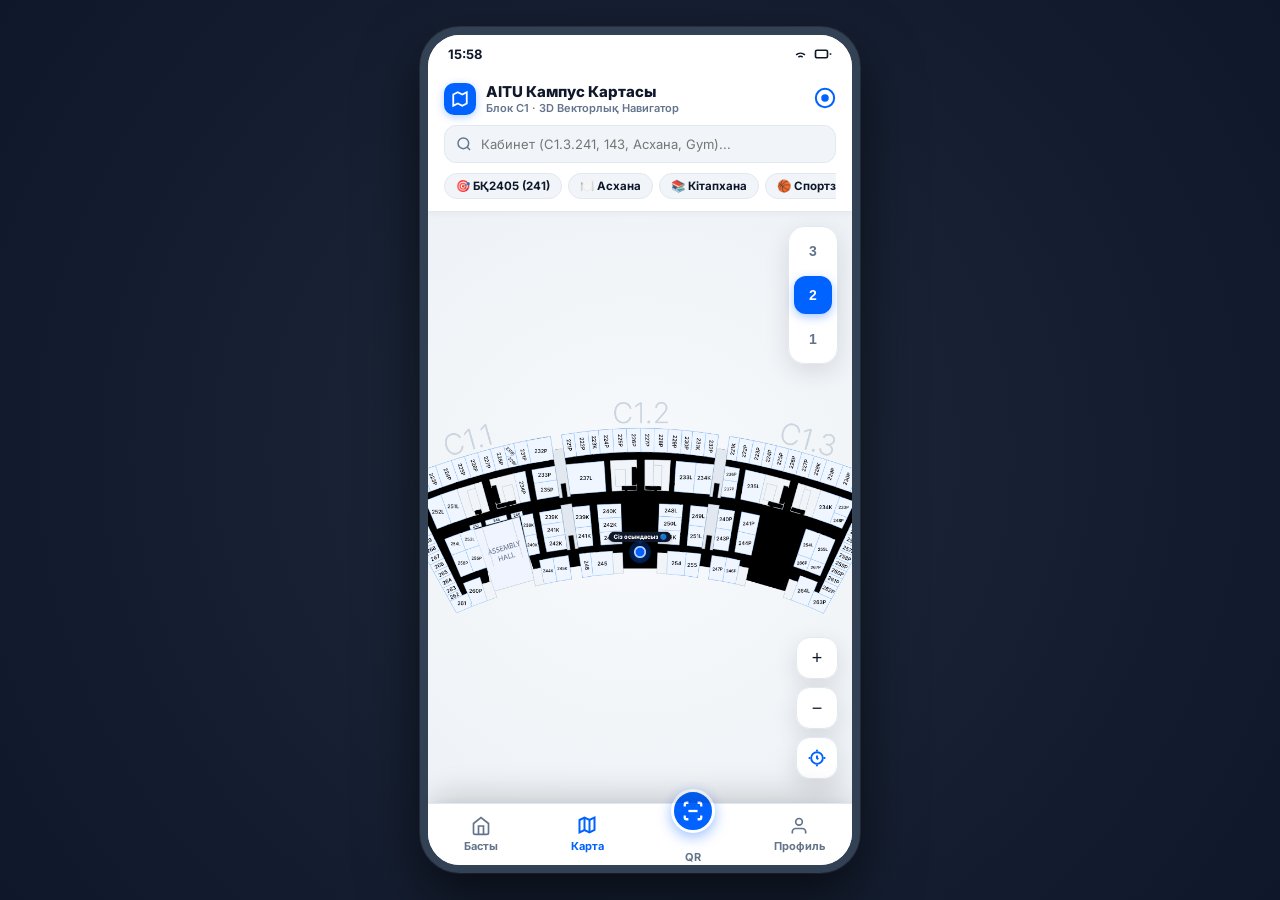
<file: map.html>
<!DOCTYPE html>
<html lang="kk">
<head>
  <meta charset="UTF-8">
  <meta name="viewport" content="width=device-width, initial-scale=1.0, maximum-scale=3.0, user-scalable=no, viewport-fit=cover">
  <title>SmartAttend — Мобильді Кампус Картасы (AITU Block C1)</title>
  <link rel="preconnect" href="https://fonts.googleapis.com">
  <link rel="preconnect" href="https://fonts.gstatic.com" crossorigin>
  <link href="https://fonts.googleapis.com/css2?family=Inter:wght@400;500;600;700;800;900&display=swap" rel="stylesheet">
  <link rel="stylesheet" href="page_loader.css">
  <style>
    :root {
      --bg: #F8FAFC;
      --surface: #FFFFFF;
      --primary: #0062FF;
      --primary-hover: #0050D4;
      --primary-light: #EFF6FF;
      --text: #0F172A;
      --text-muted: #64748B;
      --border: #E2E8F0;
      --border-dark: #CBD5E1;
      --success: #10B981;
      --warning: #F59E0B;
      --danger: #EF4444;
      --shadow-sm: 0 2px 8px rgba(15, 23, 42, 0.06);
      --shadow-md: 0 8px 24px rgba(15, 23, 42, 0.12);
      --shadow-lg: 0 16px 40px rgba(15, 23, 42, 0.18);
      --radius: 16px;
      --font: 'Inter', -apple-system, BlinkMacSystemFont, sans-serif;
    }

    * { box-sizing: border-box; margin: 0; padding: 0; -webkit-tap-highlight-color: transparent; }
    
    html, body {
      width: 100%;
      height: 100%;
      overflow: hidden;
      font-family: var(--font);
      background-color: #0F172A; /* Phone frame background on desktop */
      color: var(--text);
    }

    /* ── MOBILE DEVICE WRAPPER ── */
    .mobile-app-shell {
      width: 100%;
      max-width: 440px;
      height: 100%;
      margin: 0 auto;
      background: var(--bg);
      display: flex;
      flex-direction: column;
      position: relative;
      overflow: hidden;
      box-shadow: 0 0 50px rgba(0, 0, 0, 0.5);
    }

    @media (min-width: 441px) {
      body {
        display: flex;
        align-items: center;
        justify-content: center;
        background: radial-gradient(circle at center, #1E293B 0%, #0F172A 100%);
      }
      .mobile-app-shell {
        height: 94vh;
        max-height: 900px;
        border-radius: 40px;
        border: 8px solid #334155;
        box-shadow: 0 25px 60px rgba(0, 0, 0, 0.6), 0 0 0 1px rgba(255, 255, 255, 0.1);
      }
    }

    /* Embedded mode when inside Flutter app */
    body.embedded {
      background: transparent !important;
      display: block !important;
    }
    body.embedded .mobile-app-shell {
      max-width: 100% !important;
      height: 100% !important;
      max-height: 100% !important;
      border: none !important;
      border-radius: 0 !important;
      box-shadow: none !important;
    }
    body.embedded .status-bar,
    body.embedded .mobile-bottom-nav {
      display: none !important;
    }

    /* ── STATUS BAR ── */
    .status-bar {
      height: 38px;
      padding: 0 20px;
      display: flex;
      align-items: center;
      justify-content: space-between;
      font-size: 13px;
      font-weight: 700;
      color: var(--text);
      background: var(--surface);
      z-index: 60;
      flex-shrink: 0;
    }
    .status-icons {
      display: flex;
      align-items: center;
      gap: 6px;
    }

    /* ── TOP APP BAR ── */
    .mobile-app-bar {
      background: var(--surface);
      border-bottom: 1px solid var(--border);
      padding: 10px 16px;
      display: flex;
      flex-direction: column;
      gap: 10px;
      z-index: 50;
      flex-shrink: 0;
      box-shadow: 0 2px 6px rgba(15, 23, 42, 0.04);
    }
    .app-bar-top {
      display: flex;
      align-items: center;
      justify-content: space-between;
    }
    .brand-group {
      display: flex;
      align-items: center;
      gap: 10px;
    }
    .brand-badge {
      width: 32px;
      height: 32px;
      border-radius: 10px;
      background: var(--primary);
      display: flex;
      align-items: center;
      justify-content: center;
      color: #fff;
      box-shadow: 0 2px 8px rgba(0, 98, 255, 0.3);
    }
    .brand-title {
      font-size: 15px;
      font-weight: 800;
      color: var(--text);
      line-height: 1.2;
    }
    .brand-sub {
      font-size: 11px;
      color: var(--text-muted);
      font-weight: 600;
    }

    /* Search Bar */
    .search-wrap {
      position: relative;
      width: 100%;
    }
    .search-input {
      width: 100%;
      height: 38px;
      border-radius: 12px;
      background: #F1F5F9;
      border: 1px solid var(--border);
      padding: 0 36px 0 36px;
      font-size: 13px;
      font-family: inherit;
      color: var(--text);
      outline: none;
      transition: all 0.2s;
    }
    .search-input:focus {
      background: #fff;
      border-color: var(--primary);
      box-shadow: 0 0 0 3px rgba(0, 98, 255, 0.15);
    }
    .search-icon {
      position: absolute;
      left: 12px;
      top: 50%;
      transform: translateY(-50%);
      color: var(--text-muted);
      pointer-events: none;
    }
    .search-clear-btn {
      position: absolute;
      right: 10px;
      top: 50%;
      transform: translateY(-50%);
      background: none;
      border: none;
      color: var(--text-muted);
      font-size: 14px;
      cursor: pointer;
      display: none;
    }

    /* Horizontal POI Quick Chips */
    .poi-chips-scroll {
      display: flex;
      gap: 6px;
      overflow-x: auto;
      scrollbar-width: none;
      padding-bottom: 2px;
    }
    .poi-chips-scroll::-webkit-scrollbar { display: none; }
    .poi-chip {
      display: inline-flex;
      align-items: center;
      gap: 5px;
      background: #F1F5F9;
      border: 1px solid var(--border);
      border-radius: 20px;
      padding: 5px 11px;
      font-size: 11.5px;
      font-weight: 700;
      color: var(--text);
      white-space: nowrap;
      cursor: pointer;
      transition: all 0.2s;
    }
    .poi-chip:hover, .poi-chip:active {
      background: var(--primary-light);
      border-color: var(--primary);
      color: var(--primary);
    }

    /* ── MAP VIEWPORT ── */
    .map-viewport {
      flex: 1;
      position: relative;
      overflow: hidden;
      background: radial-gradient(circle at 50% 50%, #F8FAFC 0%, #EEF2F6 100%);
      touch-action: none;
      user-select: none;
    }
    .map-canvas-container {
      position: absolute;
      left: 50%;
      top: 50%;
      transform-origin: center center;
      will-change: transform;
      cursor: grab;
    }
    .map-canvas-container:active {
      cursor: grabbing;
    }

    /* Real AITU SVG Styling */
    #map-svg-root {
      width: 900px;
      height: 480px;
      position: relative;
    }
    #map-svg-root svg {
      width: 100%;
      height: 100%;
      display: block;
    }
    #map-svg-root polygon,
    #map-svg-root polyline {
      fill: #EFF4FF;
      stroke: #CBD5E1;
      stroke-width: 0.8px;
      transition: fill 0.2s;
    }
    .map-groups-stairs polygon,
    .map-groups-stairs polyline {
      fill: #E2E8F0 !important;
      stroke: #94A3B8 !important;
    }
    .map-groups-wcs polygon,
    .map-groups-wcs polyline,
    .map-groups-techs polygon,
    .map-groups-techs polyline,
    .map-groups-escapes polygon,
    .map-groups-escapes polyline {
      fill: #F1F5F9 !important;
      stroke: #CBD5E1 !important;
    }
    .map-label-huge {
      fill: #CBD5E1 !important;
    }
    .map-label path {
      fill: #64748B !important;
    }
    .map-groups-rooms g line,
    .map-groups-rooms g polygon,
    .map-groups-rooms g polyline,
    .map-groups-rooms g rect {
      fill: #EFF6FF !important;
      stroke: #93C5FD !important;
      cursor: pointer;
    }
    .map-groups-rooms g:hover line,
    .map-groups-rooms g:hover polygon,
    .map-groups-rooms g:hover polyline,
    .map-groups-rooms g:hover rect {
      fill: #DBEAFE !important;
      stroke: #0062FF !important;
    }
    /* Target Room Highlight */
    .room-target-highlight line,
    .room-target-highlight polygon,
    .room-target-highlight polyline,
    .room-target-highlight rect {
      fill: #0062FF !important;
      stroke: #FFFFFF !important;
      stroke-width: 2.5px !important;
      filter: drop-shadow(0 0 14px rgba(0, 98, 255, 0.8)) !important;
      animation: pulseTarget 1.2s infinite alternate ease-in-out !important;
    }
    @keyframes pulseTarget {
      0% { fill: #0062FF; }
      100% { fill: #3B82F6; }
    }

    /* ── USER LOCATION PIN ("СІЗ ОСЫНДАСЫЗ") ── */
    .user-location-pin {
      position: absolute;
      width: 22px;
      height: 22px;
      border-radius: 50%;
      background: var(--primary);
      border: 3.5px solid #FFFFFF;
      box-shadow: 0 4px 12px rgba(0, 98, 255, 0.4);
      z-index: 35;
      transform: translate(-50%, -50%);
      pointer-events: none;
    }
    .user-location-pin::after {
      content: "";
      position: absolute;
      inset: -12px;
      border-radius: 50%;
      background: rgba(0, 98, 255, 0.25);
      animation: radarPulse 2s infinite ease-out;
    }
    @keyframes radarPulse {
      0% { transform: scale(0.6); opacity: 1; }
      100% { transform: scale(2.2); opacity: 0; }
    }
    .user-pin-label {
      position: absolute;
      bottom: 26px;
      left: 50%;
      transform: translateX(-50%);
      background: #0F172A;
      color: #fff;
      font-size: 10.5px;
      font-weight: 800;
      padding: 3px 8px;
      border-radius: 12px;
      white-space: nowrap;
      box-shadow: 0 4px 10px rgba(0,0,0,0.2);
    }
    .user-pin-label::after {
      content: "";
      position: absolute;
      bottom: -4px;
      left: 50%;
      transform: translateX(-50%);
      border-width: 4px 4px 0;
      border-style: solid;
      border-color: #0F172A transparent transparent;
    }

    /* ── NAVIGATION ROUTE SVG LAYER ── */
    #route-svg-layer {
      position: absolute;
      top: 0;
      left: 0;
      width: 100%;
      height: 100%;
      pointer-events: none;
      z-index: 30;
    }
    .route-path-animated {
      stroke: var(--primary);
      stroke-width: 5;
      stroke-linecap: round;
      stroke-linejoin: round;
      fill: none;
      stroke-dasharray: 8 6;
      animation: dashMove 1s linear infinite;
    }
    @keyframes dashMove {
      to { stroke-dashoffset: -28; }
    }

    /* ── FLOATING CONTROLS (FLOOR PILLS & ZOOM) ── */
    .floating-floors {
      position: absolute;
      right: 14px;
      top: 14px;
      display: flex;
      flex-direction: column;
      gap: 6px;
      background: rgba(255, 255, 255, 0.95);
      backdrop-filter: blur(10px);
      border: 1px solid var(--border);
      border-radius: 16px;
      padding: 5px;
      box-shadow: var(--shadow-md);
      z-index: 40;
    }
    .floor-pill {
      width: 38px;
      height: 38px;
      border-radius: 12px;
      border: none;
      background: transparent;
      font-size: 14px;
      font-weight: 800;
      color: var(--text-muted);
      cursor: pointer;
      display: flex;
      align-items: center;
      justify-content: center;
      transition: all 0.2s;
    }
    .floor-pill.active {
      background: var(--primary);
      color: #fff;
      box-shadow: 0 3px 10px rgba(0, 98, 255, 0.35);
    }

    .floating-tools {
      position: absolute;
      right: 14px;
      bottom: 24px;
      display: flex;
      flex-direction: column;
      gap: 8px;
      z-index: 40;
    }
    .tool-btn {
      width: 42px;
      height: 42px;
      border-radius: 14px;
      background: rgba(255, 255, 255, 0.95);
      backdrop-filter: blur(10px);
      border: 1px solid var(--border);
      box-shadow: var(--shadow-md);
      display: flex;
      align-items: center;
      justify-content: center;
      color: var(--text);
      cursor: pointer;
      font-size: 18px;
      transition: all 0.2s;
    }
    .tool-btn:active {
      transform: scale(0.92);
      background: #F1F5F9;
    }
    .tool-btn-locate {
      color: var(--primary);
    }

    /* ── MOBILE BOTTOM SHEET (LIVE CLASSROOM INSPECTOR) ── */
    .bottom-sheet {
      position: absolute;
      left: 0;
      right: 0;
      bottom: 0;
      background: var(--surface);
      border-radius: 24px 24px 0 0;
      box-shadow: 0 -10px 30px rgba(0, 0, 0, 0.15);
      border-top: 1px solid var(--border);
      z-index: 55;
      transform: translateY(100%);
      transition: transform 0.3s cubic-bezier(0.16, 1, 0.3, 1);
      display: flex;
      flex-direction: column;
      max-height: 70%;
    }
    .bottom-sheet.open {
      transform: translateY(0);
    }
    .sheet-handle {
      width: 40px;
      height: 4px;
      border-radius: 2px;
      background: #CBD5E1;
      margin: 10px auto 4px;
      cursor: pointer;
    }
    .sheet-body {
      padding: 12px 18px 20px;
      overflow-y: auto;
    }
    .sheet-header {
      display: flex;
      align-items: flex-start;
      justify-content: space-between;
      gap: 12px;
      margin-bottom: 12px;
    }
    .sheet-room-code {
      font-size: 19px;
      font-weight: 900;
      color: var(--text);
      display: flex;
      align-items: center;
      gap: 8px;
    }
    .live-badge {
      font-size: 10.5px;
      font-weight: 800;
      background: #DCFCE7;
      color: #15803D;
      padding: 3px 8px;
      border-radius: 20px;
      display: inline-flex;
      align-items: center;
      gap: 4px;
    }
    .live-dot {
      width: 6px;
      height: 6px;
      border-radius: 50%;
      background: #16A34A;
      animation: pulseDot 1.5s infinite;
    }
    @keyframes pulseDot {
      0%, 100% { opacity: 1; }
      50% { opacity: 0.3; }
    }
    .sheet-close-btn {
      width: 28px;
      height: 28px;
      border-radius: 8px;
      background: #F1F5F9;
      border: none;
      color: var(--text-muted);
      cursor: pointer;
      display: flex;
      align-items: center;
      justify-content: center;
      font-size: 14px;
    }

    /* Live Card Rows */
    .sheet-info-row {
      display: flex;
      align-items: center;
      justify-content: space-between;
      padding: 8px 0;
      border-bottom: 1px solid #F1F5F9;
      font-size: 13px;
    }
    .sheet-info-label {
      color: var(--text-muted);
      font-weight: 600;
    }
    .sheet-info-value {
      color: var(--text);
      font-weight: 700;
      text-align: right;
    }

    /* Roster Alerts */
    .roster-card {
      background: #F8FAFC;
      border-radius: 12px;
      border: 1px solid var(--border);
      padding: 10px 12px;
      margin: 12px 0;
      font-size: 12px;
    }
    .roster-item {
      display: flex;
      align-items: center;
      justify-content: space-between;
      padding: 5px 0;
    }
    .tag-late {
      background: #FEF3C7;
      color: #B45309;
      padding: 2px 6px;
      border-radius: 6px;
      font-weight: 800;
      font-size: 10.5px;
    }
    .tag-excused {
      background: #DCFCE7;
      color: #15803D;
      padding: 2px 6px;
      border-radius: 6px;
      font-weight: 800;
      font-size: 10.5px;
    }

    /* Sheet Action Buttons */
    .sheet-actions {
      display: flex;
      gap: 10px;
      margin-top: 14px;
    }
    .btn {
      flex: 1;
      height: 42px;
      border-radius: 12px;
      font-size: 13px;
      font-weight: 800;
      display: inline-flex;
      align-items: center;
      justify-content: center;
      gap: 8px;
      cursor: pointer;
      border: none;
      font-family: inherit;
      transition: all 0.2s;
    }
    .btn-primary {
      background: var(--primary);
      color: #fff;
      box-shadow: 0 3px 12px rgba(0, 98, 255, 0.25);
    }
    .btn-primary:active { background: var(--primary-hover); transform: scale(0.98); }
    .btn-secondary {
      background: #F1F5F9;
      color: var(--text);
    }

    /* ── MOBILE BOTTOM NAVIGATION BAR ── */
    .mobile-bottom-nav {
      height: 62px;
      background: var(--surface);
      border-top: 1px solid var(--border);
      display: flex;
      align-items: center;
      justify-content: space-around;
      z-index: 50;
      flex-shrink: 0;
      box-shadow: 0 -2px 10px rgba(0, 0, 0, 0.04);
      padding-bottom: env(safe-area-inset-bottom, 0);
    }
    .nav-item {
      display: flex;
      flex-direction: column;
      align-items: center;
      gap: 3px;
      text-decoration: none;
      color: var(--text-muted);
      font-size: 11px;
      font-weight: 700;
      cursor: pointer;
      transition: all 0.2s;
      flex: 1;
      padding: 6px 0;
    }
    .nav-item svg {
      transition: transform 0.2s;
    }
    .nav-item.active {
      color: var(--primary);
    }
    .nav-item.active svg {
      transform: translateY(-1px);
    }
    .nav-item-scan-pill {
      width: 44px;
      height: 44px;
      border-radius: 50%;
      background: var(--primary);
      color: #fff;
      display: flex;
      align-items: center;
      justify-content: center;
      box-shadow: 0 4px 14px rgba(0, 98, 255, 0.4);
      margin-top: -16px;
      border: 3px solid #fff;
    }

    /* TOAST */
    .mobile-toast {
      position: absolute;
      top: 60px;
      left: 50%;
      transform: translateX(-50%) translateY(-30px);
      background: #0F172A;
      color: #fff;
      font-size: 12px;
      font-weight: 700;
      padding: 8px 16px;
      border-radius: 20px;
      box-shadow: var(--shadow-md);
      z-index: 100;
      opacity: 0;
      pointer-events: none;
      transition: all 0.3s cubic-bezier(0.16, 1, 0.3, 1);
      display: flex;
      align-items: center;
      gap: 6px;
      white-space: nowrap;
    }
    .mobile-toast.show {
      transform: translateX(-50%) translateY(0);
      opacity: 1;
    }
  </style>
</head>
<body>

  <!-- MOBILE APP CONTAINER -->
  <div class="mobile-app-shell">

    <!-- 1. MOBILE PHONE STATUS BAR -->
    <div class="status-bar">
      <span>15:58</span>
      <div class="status-icons">
        <!-- 5G / WiFi / Battery SVG Icons -->
        <svg width="15" height="15" viewBox="0 0 24 24" fill="none" stroke="currentColor" stroke-width="2.5">
          <path d="M5 12.55a11 11 0 0 1 14.08 0"/>
          <path d="M8.53 16.11a6 6 0 0 1 6.95 0"/>
          <line x1="12" y1="20" x2="12.01" y2="20"/>
        </svg>
        <svg width="18" height="18" viewBox="0 0 24 24" fill="none" stroke="currentColor" stroke-width="2.2">
          <rect x="2" y="7" width="16" height="10" rx="2" ry="2"/>
          <line x1="22" y1="11" x2="22" y2="13"/>
        </svg>
      </div>
    </div>

    <!-- 2. TOP MOBILE APP BAR -->
    <header class="mobile-app-bar">
      <div class="app-bar-top">
        <div class="brand-group">
          <div class="brand-badge">
            <svg width="18" height="18" viewBox="0 0 24 24" fill="none" stroke="currentColor" stroke-width="2.4">
              <polygon points="3 6 9 3 15 6 21 3 21 18 15 21 9 18 3 21"/>
            </svg>
          </div>
          <div>
            <div class="brand-title">AITU Кампус Картасы</div>
            <div class="brand-sub">Блок C1 · 3D Векторлық Навигатор</div>
          </div>
        </div>
        <button onclick="locateMe()" style="background:none;border:none;color:var(--primary);cursor:pointer;" title="Мені табу">
          <svg width="22" height="22" viewBox="0 0 24 24" fill="none" stroke="currentColor" stroke-width="2.2">
            <circle cx="12" cy="12" r="10"/>
            <circle cx="12" cy="12" r="3" fill="currentColor"/>
          </svg>
        </button>
      </div>

      <!-- Quick Search -->
      <div class="search-wrap">
        <svg class="search-icon" width="16" height="16" viewBox="0 0 24 24" fill="none" stroke="currentColor" stroke-width="2.2">
          <circle cx="11" cy="11" r="8"/>
          <line x1="21" y1="21" x2="16.65" y2="16.65"/>
        </svg>
        <input type="text" class="search-input" id="search-input" placeholder="Кабинет (C1.3.241, 143, Асхана, Gym)..." oninput="handleSearch(this.value)">
      </div>

      <!-- Quick POI Filters -->
      <div class="poi-chips-scroll">
        <div class="poi-chip" onclick="quickFind('C1.3.241')">🎯 БҚ2405 (241)</div>
        <div class="poi-chip" onclick="quickFind('ZONE_DININGHALL')">🍽️ Асхана</div>
        <div class="poi-chip" onclick="quickFind('ZONE_LIBRARY')">📚 Кітапхана</div>
        <div class="poi-chip" onclick="quickFind('ZONE_GYM')">🏀 Спортзал</div>
        <div class="poi-chip" onclick="quickFind('ZONE_ASSEMBLYHALL')">🏛️ Акт залы</div>
        <div class="poi-chip" onclick="quickFind('ZONE_MEDIKER')">💊 Медпункт (143)</div>
      </div>
    </header>

    <!-- 3. INTERACTIVE MAP VIEWPORT -->
    <main class="map-viewport" id="map-viewport">

      <!-- Map Pan/Zoom Container -->
      <div class="map-canvas-container" id="map-container">
        <!-- Real SVG Blueprint Container -->
        <div id="map-svg-root"></div>

        <!-- SVG Navigation Route Layer -->
        <svg id="route-svg-layer">
          <path id="route-path" class="route-path-animated" d="" />
        </svg>

        <!-- User Pin ("Сіз осындасыз") -->
        <div class="user-location-pin" id="user-pin" style="display:none;">
          <div class="user-pin-label">Сіз осындасыз 🔵</div>
        </div>
      </div>

      <!-- Floating Floor Selector Pills (1, 2, 3) -->
      <div class="floating-floors">
        <button class="floor-pill" data-floor="3" onclick="switchFloor(3)">3</button>
        <button class="floor-pill active" data-floor="2" onclick="switchFloor(2)">2</button>
        <button class="floor-pill" data-floor="1" onclick="switchFloor(1)">1</button>
      </div>

      <!-- Floating Tool Buttons (+, -, Locate) -->
      <div class="floating-tools">
        <button class="tool-btn" onclick="zoomIn()" title="Жақындату">+</button>
        <button class="tool-btn" onclick="zoomOut()" title="Алыстату">−</button>
        <button class="tool-btn tool-btn-locate" onclick="locateMe()" title="Орналасқан жерім">
          <svg width="20" height="20" viewBox="0 0 24 24" fill="none" stroke="currentColor" stroke-width="2.3">
            <circle cx="12" cy="12" r="7"/>
            <polyline points="12 9 12 12 13.5 13.5"/>
            <path d="M12 2v2M12 20v2M2 12h2M20 12h2"/>
          </svg>
        </button>
      </div>

      <!-- Mobile Toast -->
      <div class="mobile-toast" id="mobile-toast">
        <span id="toast-text">Маршрут сызылды</span>
      </div>

      <!-- 4. BOTTOM SHEET: LIVE ROOM INSPECTOR -->
      <div class="bottom-sheet" id="bottomSheet">
        <div class="sheet-handle" onclick="closeSheet()"></div>
        <div class="sheet-body">
          <div class="sheet-header">
            <div>
              <div class="sheet-room-code" id="sheet-room-title">
                C1.3.241 Аудиториясы
              </div>
              <div style="font-size: 12px; color: var(--text-muted); font-weight: 600; margin-top: 2px;" id="sheet-room-desc">
                Киберқауіпсіздік және криптография зертханасы
              </div>
            </div>
            <div class="live-badge" id="sheet-live-badge">
              <span class="live-dot"></span> LIVE
            </div>
            <button class="sheet-close-btn" onclick="closeSheet()">✕</button>
          </div>

          <!-- Live Classroom Metrics -->
          <div class="sheet-info-row">
            <span class="sheet-info-label">👨‍🏫 Преподаватель</span>
            <span class="sheet-info-value" id="sheet-teacher">Абдрахманов Д.К.</span>
          </div>
          <div class="sheet-info-row">
            <span class="sheet-info-label">👥 Академиялық топ</span>
            <span class="sheet-info-value" id="sheet-group">БҚ2405 (2-курс)</span>
          </div>
          <div class="sheet-info-row">
            <span class="sheet-info-label">📊 Сабақта отыр</span>
            <span class="sheet-info-value" style="color:var(--success);" id="sheet-present">18 / 20 студент (90%)</span>
          </div>

          <!-- Roster list: Late & Excused -->
          <div class="roster-card" id="roster-card">
            <div style="font-weight: 800; margin-bottom: 6px; color: var(--text);">Тәртіп және қатысу журналы:</div>
            <div class="roster-item">
              <span>⚠️ Ахметов Е. (Кешігу)</span>
              <span class="tag-late">+14 мин</span>
            </div>
            <div class="roster-item">
              <span>📄 Байтомор Д. (Ата-ана распискасы)</span>
              <span class="tag-excused">ЭЦП Расталған ✅</span>
            </div>
          </div>

          <!-- Action Buttons -->
          <div class="sheet-actions">
            <button class="btn btn-secondary" onclick="closeSheet()">Жабу</button>
            <button class="btn btn-primary" onclick="buildRouteToActiveRoom()">
              <svg width="16" height="16" viewBox="0 0 24 24" fill="none" stroke="currentColor" stroke-width="2.5">
                <line x1="5" y1="12" x2="19" y2="12"/>
                <polyline points="12 5 19 12 12 19"/>
              </svg>
              Маршрут сызу
            </button>
          </div>
        </div>
      </div>

    </main>

    <!-- 5. MOBILE BOTTOM NAVIGATION BAR -->
    <nav class="mobile-bottom-nav">
      <a href="index.html" class="nav-item" onclick="if(window.showLoader) window.showLoader();">
        <svg width="20" height="20" viewBox="0 0 24 24" fill="none" stroke="currentColor" stroke-width="2">
          <path d="M3 9l9-7 9 7v11a2 2 0 0 1-2 2H5a2 2 0 0 1-2-2z"/>
          <polyline points="9 22 9 12 15 12 15 22"/>
        </svg>
        <span>Басты</span>
      </a>

      <a href="map_mobile.html" class="nav-item active">
        <svg width="20" height="20" viewBox="0 0 24 24" fill="none" stroke="currentColor" stroke-width="2.4">
          <polygon points="3 6 9 3 15 6 21 3 21 18 15 21 9 18 3 21"/>
          <line x1="9" y1="3" x2="9" y2="18"/>
          <line x1="15" y1="6" x2="15" y2="21"/>
        </svg>
        <span>Карта</span>
      </a>

      <div class="nav-item">
        <div class="nav-item-scan-pill" onclick="showToast('QR Сканер камерасы іске қосылуда...')">
          <svg width="22" height="22" viewBox="0 0 24 24" fill="none" stroke="currentColor" stroke-width="2.5">
            <path d="M3 7V5a2 2 0 0 1 2-2h2"/>
            <path d="M17 3h2a2 2 0 0 1 2 2v2"/>
            <path d="M21 17v2a2 2 0 0 1-2 2h-2"/>
            <path d="M7 21H5a2 2 0 0 1-2-2v-2"/>
            <line x1="7" y1="12" x2="17" y2="12"/>
          </svg>
        </div>
        <span style="margin-top: 14px;">QR</span>
      </div>

      <a href="profile_mobile.html" class="nav-item" onclick="if(window.showLoader) window.showLoader();">
        <svg width="20" height="20" viewBox="0 0 24 24" fill="none" stroke="currentColor" stroke-width="2">
          <path d="M20 21v-2a4 4 0 0 0-4-4H8a4 4 0 0 0-4 4v2"/>
          <circle cx="12" cy="7" r="4"/>
        </svg>
        <span>Профиль</span>
      </a>
    </nav>

  </div>

  <!-- LOAD REAL AITU BLUEPRINTS SCRIPT (RELATIVE PATH) -->
  <script src="aitu_floors_data.js"></script>
  <!-- SmartAttend Page Transition Loader -->
  <script src="page_loader.js"></script>

  <script>
    'use strict';

    if (window.location.search.includes('embedded=1') || window.self !== window.top) {
      document.body.classList.add('embedded');
    }

    // ── STATE ──
    let currentFloor = 2;
    let scale = 0.55;
    let panX = 0, panY = 0;
    let isDragging = false;
    let startX = 0, startY = 0;
    let activeRoomEl = null;
    let activeRoomCode = null;

    const container = document.getElementById('map-container');
    const viewport = document.getElementById('map-viewport');
    const userPin = document.getElementById('user-pin');
    const bottomSheet = document.getElementById('bottomSheet');

    // ── TOAST ──
    let toastTimer;
    function showToast(msg) {
      const toast = document.getElementById('mobile-toast');
      document.getElementById('toast-text').textContent = msg;
      toast.classList.add('show');
      clearTimeout(toastTimer);
      toastTimer = setTimeout(() => toast.classList.remove('show'), 2600);
    }

    // ── INITIALIZATION ──
    window.addEventListener('DOMContentLoaded', () => {
      // Load real Floor 2 blueprint
      loadFloor(2);
      centerMap();
    });

    // ── RENDER REAL VECTOR FLOOR ──
    function loadFloor(floorNum) {
      currentFloor = floorNum;
      
      // Update floor pills
      document.querySelectorAll('.floor-pill').forEach(btn => {
        btn.classList.toggle('active', parseInt(btn.dataset.floor) === floorNum);
      });

      if (!window.AITU_FLOORS) {
        console.error("AITU_FLOORS data not loaded!");
        return;
      }

      const svgCode = window.AITU_FLOORS[`floor${floorNum}`];
      if (!svgCode) return;

      const root = document.getElementById('map-svg-root');
      root.innerHTML = svgCode;

      const svg = root.querySelector('svg');
      if (svg) {
        svg.setAttribute('width', '100%');
        svg.setAttribute('height', '100%');
      }

      attachRoomEvents();
      updateUserPin();
      clearRoute();
      closeSheet();
    }

    function switchFloor(f) {
      if (window.showLoader) window.showLoader();
      loadFloor(f);
      setTimeout(() => {
        if (window.hideLoader) window.hideLoader();
        showToast(`${f}-қабатқа ауыстырылды`);
      }, 220);
    }

    // ── ROOM CLICK EVENT LISTENER ──
    function attachRoomEvents() {
      const rooms = document.querySelectorAll('#map-svg-root g[id], #map-svg-root g[data-name], #map-svg-root .map-groups-gym');
      rooms.forEach(el => {
        const id = el.getAttribute('id') || '';
        const name = el.getAttribute('data-name') || id;

        if (['WALLPAPER', 'FIRST_FLOOR', 'SECOND_FLOOR', 'THIRD_FLOOR', 'C1.1', 'C1.2', 'C1.3'].includes(id)) {
          return;
        }

        el.style.cursor = 'pointer';
        el.addEventListener('click', (e) => {
          e.stopPropagation();
          if (window.showLoader) {
            window.showLoader();
            setTimeout(() => {
              if (window.hideLoader) window.hideLoader();
            }, 200);
          }
          inspectRoom(el, name);
        });
      });
    }

    // ── ROOM INSPECTOR / BOTTOM SHEET ──
    function inspectRoom(el, roomIdentifier) {
      if (activeRoomEl) activeRoomEl.classList.remove('room-target-highlight');
      activeRoomEl = el;
      activeRoomEl.classList.add('room-target-highlight');
      activeRoomCode = roomIdentifier;

      // Fill Bottom Sheet Info
      const title = document.getElementById('sheet-room-title');
      const desc = document.getElementById('sheet-room-desc');
      const teacher = document.getElementById('sheet-teacher');
      const group = document.getElementById('sheet-group');
      const present = document.getElementById('sheet-present');
      const roster = document.getElementById('roster-card');

      if (roomIdentifier.includes('241')) {
        title.innerHTML = `C1.3.241 Аудиториясы <span class="live-badge"><span class="live-dot"></span> LIVE</span>`;
        desc.textContent = 'Киберқауіпсіздік және желілік қауіпсіздік зертханасы';
        teacher.textContent = 'Абдрахманов Д.К.';
        group.textContent = 'БҚ2405 (Ақпараттық қауіпсіздік)';
        present.textContent = '18 / 20 студент қатысуда';
        roster.style.display = 'block';
        roster.innerHTML = `
          <div style="font-weight: 800; margin-bottom: 6px; color: var(--text);">Тәртіп журналы (Деканат):</div>
          <div class="roster-item">
            <span>⚠️ Ахметов Е. (Кешігу)</span>
            <span class="tag-late">+14 мин</span>
          </div>
          <div class="roster-item">
            <span>📄 Байтомор Д. (Ата-ана распискасы)</span>
            <span class="tag-excused">ЭЦП Расталған ✅</span>
          </div>
        `;
      } else if (roomIdentifier.includes('DINING')) {
        title.textContent = 'Студенттер асханасы (Dining Hall)';
        desc.textContent = '1-қабат · Ыстық тағамдар мен кофе орталығы';
        teacher.textContent = 'Бас әкімші';
        group.textContent = 'Барлық топтар';
        present.textContent = 'Ашық · 08:00 – 18:30';
        roster.style.display = 'none';
      } else {
        const clean = roomIdentifier.split('|')[0].replace('ZONE_', '');
        title.textContent = `Аудитория ${clean}`;
        desc.textContent = `${currentFloor}-қабат · Оқу аудиториясы`;
        teacher.textContent = 'Кесте бойынша';
        group.textContent = 'Ағымдағы сабақ';
        present.textContent = 'Сабақ жүріп жатыр';
        roster.style.display = 'none';
      }

      bottomSheet.classList.add('open');

      // Pan to room center
      try {
        const bbox = el.getBBox();
        panX = -(bbox.x + bbox.width / 2 - 450) * scale;
        panY = -(bbox.y + bbox.height / 2 - 240) * scale - 40;
        updateTransform();
      } catch(e) {}
    }

    function closeSheet() {
      bottomSheet.classList.remove('open');
      if (activeRoomEl) {
        activeRoomEl.classList.remove('room-target-highlight');
        activeRoomEl = null;
      }
    }

    // ── USER PIN LOCATION ──
    function updateUserPin() {
      // Показываем метку на 2 и 3 этажах (на лестнице/входе)
      userPin.style.display = 'block';
      userPin.style.left = '450px';
      userPin.style.top = '320px';
    }

    function locateMe() {
      switchFloor(2);
      panX = 0; panY = -30;
      scale = 0.75;
      updateTransform();
      showToast('Орналасқан жеріңіз белгіленді 🔵');
    }

    // ── NAVIGATION ROUTE BUILDER ──
    function buildRouteToActiveRoom() {
      if (!activeRoomEl) return;
      try {
        const bbox = activeRoomEl.getBBox();
        const startX = 450;
        const startY = 320;
        const targetX = bbox.x + bbox.width / 2;
        const targetY = bbox.y + bbox.height / 2;

        const corridorY = 240;
        const pathData = `M ${startX} ${startY} L ${targetX} ${corridorY} L ${targetX} ${targetY}`;
        document.getElementById('route-path').setAttribute('d', pathData);
        showToast('Маршрут сызылды! Навигация белсенді 🎯');
      } catch(e) {
        showToast('Маршрут құрылды');
      }
    }

    function clearRoute() {
      document.getElementById('route-path').setAttribute('d', '');
    }

    // ── SEARCH & QUICK POI ──
    function handleSearch(q) {
      const term = q.trim().toUpperCase();
      if (!term) return;

      if (term.includes('241')) {
        quickFind('C1.3.241');
      } else if (term.includes('АСХАНА') || term.includes('DINING')) {
        quickFind('ZONE_DININGHALL');
      } else if (term.includes('GYM') || term.includes('СПОРТ')) {
        quickFind('ZONE_GYM');
      } else if (term.includes('КІТАП') || term.includes('LIB')) {
        quickFind('ZONE_LIBRARY');
      }
    }

    function quickFind(key) {
      if (window.showLoader) window.showLoader();
      if (key.includes('241')) {
        if (currentFloor !== 2) loadFloor(2);
      } else if (key.includes('DINING') || key.includes('ASSEMBLY') || key.includes('GYM')) {
        if (currentFloor !== 1) loadFloor(1);
      }

      setTimeout(() => {
        const target = Array.from(document.querySelectorAll('#map-svg-root g[id], #map-svg-root g[data-name]')).find(el => {
          const id = (el.getAttribute('id') || '').toUpperCase();
          const name = (el.getAttribute('data-name') || '').toUpperCase();
          return id.includes(key.toUpperCase()) || name.includes(key.toUpperCase());
        });

        if (window.hideLoader) window.hideLoader();

        if (target) {
          inspectRoom(target, key);
        } else {
          showToast('Аудитория табылмады');
        }
      }, 200);
    }

    // ── TOUCH PAN & ZOOM ENGINE ──
    function updateTransform() {
      container.style.transform = `translate(calc(-50% + ${panX}px), calc(-50% + ${panY}px)) scale(${scale})`;
    }

    function centerMap() {
      scale = 0.55;
      panX = 0; panY = 0;
      updateTransform();
    }

    function zoomIn() {
      scale = Math.min(scale * 1.25, 2.0);
      updateTransform();
    }

    function zoomOut() {
      scale = Math.max(scale / 1.25, 0.35);
      updateTransform();
    }

    // Touch events for mobile dragging
    viewport.addEventListener('touchstart', (e) => {
      if (e.target.closest('.floating-floors') || e.target.closest('.floating-tools') || e.target.closest('.bottom-sheet')) return;
      isDragging = true;
      startX = e.touches[0].clientX - panX;
      startY = e.touches[0].clientY - panY;
    }, { passive: true });

    viewport.addEventListener('touchmove', (e) => {
      if (!isDragging) return;
      panX = e.touches[0].clientX - startX;
      panY = e.touches[0].clientY - startY;
      updateTransform();
    }, { passive: true });

    viewport.addEventListener('touchend', () => { isDragging = false; });

    // Mouse events for testing in browser
    viewport.addEventListener('mousedown', (e) => {
      if (e.target.closest('.floating-floors') || e.target.closest('.floating-tools') || e.target.closest('.bottom-sheet')) return;
      isDragging = true;
      startX = e.clientX - panX;
      startY = e.clientY - panY;
    });

    window.addEventListener('mousemove', (e) => {
      if (!isDragging) return;
      panX = e.clientX - startX;
      panY = e.clientY - startY;
      updateTransform();
    });

    window.addEventListener('mouseup', () => { isDragging = false; });
  </script>
</body>
</html>
</file>
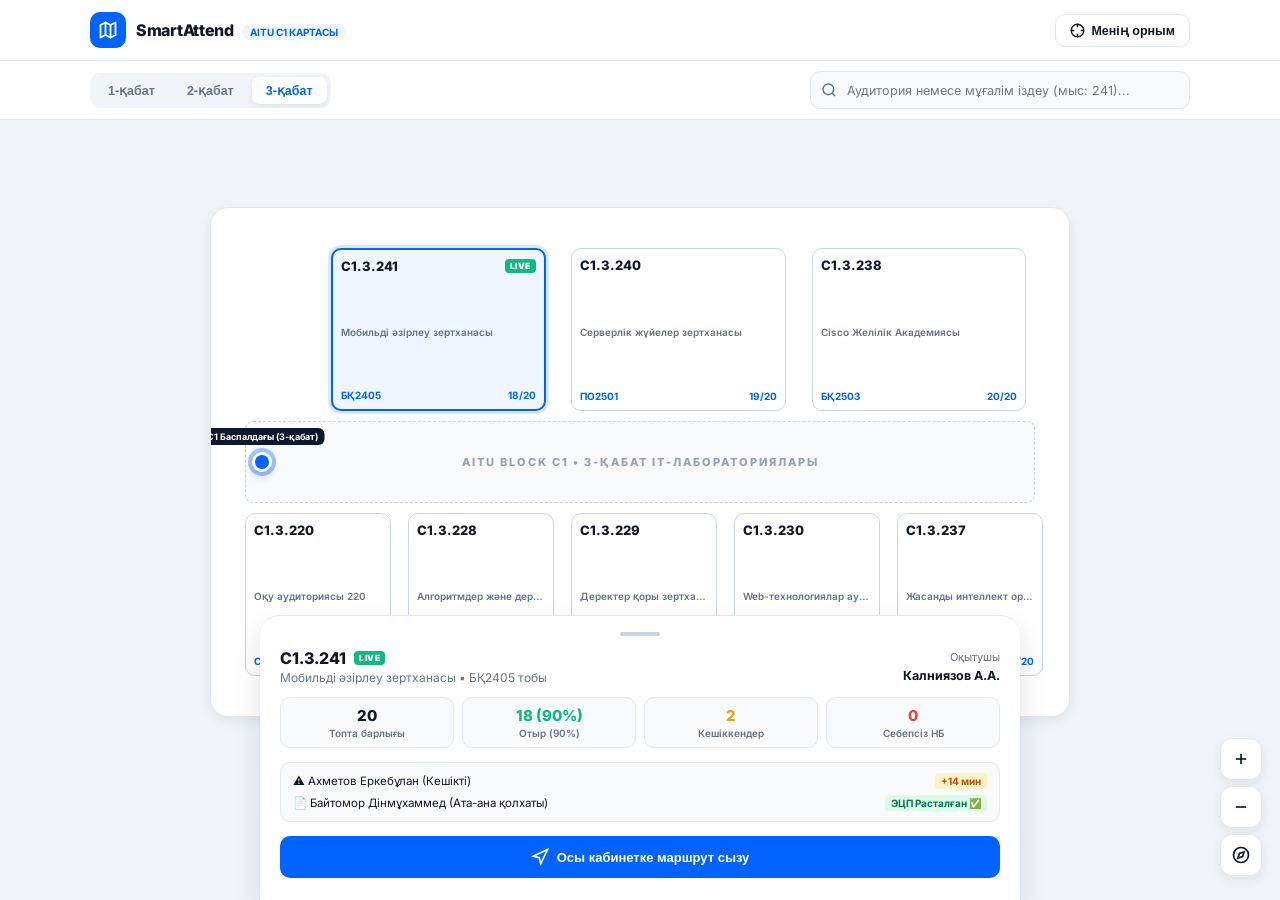
<file: map_interactive.html>
<!DOCTYPE html>
<html lang="kk">
<head>
  <meta charset="UTF-8">
  <meta name="viewport" content="width=device-width, initial-scale=1.0, maximum-scale=3.0, user-scalable=yes">
  <title>SmartAttend — Кампус Картасы және Навигатор (AITU Block C1)</title>
  <link rel="preconnect" href="https://fonts.googleapis.com">
  <link rel="preconnect" href="https://fonts.gstatic.com" crossorigin>
  <link href="https://fonts.googleapis.com/css2?family=Inter:wght@400;500;600;700;800;900&display=swap" rel="stylesheet">
  <style>
    :root {
      --bg: #F8FAFC;
      --surface: #FFFFFF;
      --primary: #0062FF;
      --primary-light: #EFF6FF;
      --primary-border: #BFDBFE;
      --text: #0F172A;
      --text-muted: #64748B;
      --border: #E2E8F0;
      --border-dark: #CBD5E1;
      --success: #10B981;
      --success-light: #DCFCE7;
      --warning: #F59E0B;
      --warning-light: #FEF3C7;
      --danger: #EF4444;
      --danger-light: #FEE2E2;
      --shadow-sm: 0 1px 3px rgba(15, 23, 42, 0.06);
      --shadow-md: 0 4px 12px rgba(15, 23, 42, 0.08);
      --shadow-lg: 0 12px 28px rgba(15, 23, 42, 0.12);
      --radius: 12px;
      --font: 'Inter', -apple-system, BlinkMacSystemFont, sans-serif;
    }

    * { box-sizing: border-box; margin: 0; padding: 0; }
    body {
      font-family: var(--font);
      background: var(--bg);
      color: var(--text);
      overflow-x: hidden;
      min-height: 100vh;
      display: flex;
      flex-direction: column;
    }

    /* ── HEADER ── */
    header {
      background: var(--surface);
      border-bottom: 1px solid var(--border);
      padding: 12px 16px;
      position: sticky;
      top: 0;
      z-index: 50;
      box-shadow: var(--shadow-sm);
    }
    .header-content {
      max-width: 1100px;
      margin: 0 auto;
      display: flex;
      align-items: center;
      justify-content: space-between;
      gap: 12px;
    }
    .brand {
      display: flex;
      align-items: center;
      gap: 10px;
      text-decoration: none;
      color: var(--text);
    }
    .brand-icon {
      width: 36px;
      height: 36px;
      border-radius: 10px;
      background: var(--primary);
      display: flex;
      align-items: center;
      justify-content: center;
      color: #fff;
    }
    .brand-title {
      font-weight: 800;
      font-size: 16px;
      letter-spacing: -0.3px;
    }
    .brand-badge {
      font-size: 10px;
      background: var(--primary-light);
      color: var(--primary);
      padding: 2px 8px;
      border-radius: 20px;
      font-weight: 700;
      margin-left: 4px;
    }
    .header-actions {
      display: flex;
      align-items: center;
      gap: 8px;
    }
    .btn {
      display: inline-flex;
      align-items: center;
      gap: 6px;
      padding: 8px 14px;
      border-radius: 10px;
      font-size: 12.5px;
      font-weight: 700;
      cursor: pointer;
      border: 1px solid transparent;
      transition: all 0.2s ease;
      text-decoration: none;
    }
    .btn-primary { background: var(--primary); color: #fff; }
    .btn-primary:hover { background: #0050D4; }
    .btn-secondary { background: #fff; color: var(--text); border-color: var(--border); }
    .btn-secondary:hover { background: #F1F5F9; }

    /* ── CONTROLS TOOLBAR ── */
    .toolbar {
      background: var(--surface);
      border-bottom: 1px solid var(--border);
      padding: 10px 16px;
    }
    .toolbar-inner {
      max-width: 1100px;
      margin: 0 auto;
      display: flex;
      flex-wrap: wrap;
      gap: 10px;
      align-items: center;
      justify-content: space-between;
    }
    .floor-switch {
      display: inline-flex;
      background: #F1F5F9;
      padding: 4px;
      border-radius: 10px;
      gap: 4px;
    }
    .floor-btn {
      border: none;
      background: transparent;
      padding: 6px 14px;
      border-radius: 8px;
      font-size: 12.5px;
      font-weight: 700;
      color: var(--text-muted);
      cursor: pointer;
      transition: all 0.2s;
    }
    .floor-btn.active {
      background: #fff;
      color: var(--primary);
      box-shadow: 0 2px 6px rgba(0,0,0,0.08);
    }
    .search-box {
      flex: 1;
      min-width: 200px;
      max-width: 380px;
      position: relative;
    }
    .search-input {
      width: 100%;
      height: 38px;
      padding: 0 12px 0 36px;
      border-radius: 10px;
      border: 1px solid var(--border);
      background: #F8FAFC;
      font-size: 12.5px;
      font-family: inherit;
      color: var(--text);
      outline: none;
      transition: border 0.2s;
    }
    .search-input:focus {
      border-color: var(--primary);
      background: #fff;
    }
    .search-icon {
      position: absolute;
      left: 11px;
      top: 50%;
      transform: translateY(-50%);
      color: var(--text-muted);
      pointer-events: none;
    }

    /* ── MAP WORKSPACE ── */
    .workspace {
      flex: 1;
      display: flex;
      flex-direction: column;
      position: relative;
      background: #F1F5F9;
      overflow: hidden;
    }
    .viewport {
      flex: 1;
      min-height: 520px;
      position: relative;
      overflow: auto;
      display: flex;
      align-items: center;
      justify-content: center;
      padding: 24px 16px 120px 16px;
      touch-action: pan-x pan-y;
    }

    /* ── BLUEPRINT CANVAS CARD ── */
    .canvas-container {
      width: 100%;
      max-width: 860px;
      background: #FFFFFF;
      border-radius: 18px;
      border: 1.5px solid var(--border);
      box-shadow: var(--shadow-md);
      position: relative;
      aspect-ratio: 16 / 9.5;
      min-height: 440px;
      overflow: hidden;
      transform-origin: center center;
      transition: transform 0.25s ease;
    }

    /* Corridor Background */
    .corridor {
      position: absolute;
      left: 4%;
      right: 4%;
      top: 42%;
      height: 16%;
      background: #F8FAFC;
      border: 1.5px dashed #CBD5E1;
      border-radius: 8px;
      display: flex;
      align-items: center;
      justify-content: center;
      pointer-events: none;
    }
    .corridor-label {
      font-size: 11px;
      font-weight: 800;
      color: #94A3B8;
      letter-spacing: 2px;
      text-transform: uppercase;
    }

    /* Rooms Grid */
    .room-tile {
      position: absolute;
      background: #FFFFFF;
      border: 1.5px solid #CBD5E1;
      border-radius: 10px;
      cursor: pointer;
      padding: 8px;
      display: flex;
      flex-direction: column;
      justify-content: space-between;
      transition: all 0.2s cubic-bezier(0.16, 1, 0.3, 1);
      user-select: none;
    }
    .room-tile:hover {
      border-color: var(--primary);
      transform: translateY(-2px);
      box-shadow: var(--shadow-sm);
    }
    .room-tile.active {
      border-color: var(--primary);
      border-width: 2.2px;
      background: var(--primary-light);
      box-shadow: 0 0 0 3px rgba(0, 98, 255, 0.15);
    }
    .room-tile.live {
      border-color: var(--success);
      background: #F0FDF4;
    }
    .room-tile.live.active {
      border-color: var(--primary);
      background: #EFF6FF;
    }

    .room-code {
      font-weight: 800;
      font-size: 13px;
      color: var(--text);
      display: flex;
      align-items: center;
      justify-content: space-between;
    }
    .live-badge {
      font-size: 8.5px;
      font-weight: 900;
      background: var(--success);
      color: #fff;
      padding: 2px 5px;
      border-radius: 4px;
      letter-spacing: 0.5px;
    }
    .room-subject {
      font-size: 10px;
      color: var(--text-muted);
      font-weight: 600;
      overflow: hidden;
      text-overflow: ellipsis;
      white-space: nowrap;
    }
    .room-footer {
      display: flex;
      align-items: center;
      justify-content: space-between;
      font-size: 10px;
      font-weight: 700;
      color: var(--primary);
    }

    /* ── USER POSITION PIN ── */
    .user-pin {
      position: absolute;
      width: 20px;
      height: 20px;
      border-radius: 50%;
      background: var(--primary);
      border: 3px solid #fff;
      box-shadow: 0 0 0 4px rgba(0, 98, 255, 0.35), 0 4px 10px rgba(0,0,0,0.2);
      transform: translate(-50%, -50%);
      z-index: 10;
      pointer-events: none;
      animation: pulse-pin 2s infinite;
    }
    @keyframes pulse-pin {
      0% { box-shadow: 0 0 0 0 rgba(0, 98, 255, 0.5), 0 4px 10px rgba(0,0,0,0.2); }
      70% { box-shadow: 0 0 0 14px rgba(0, 98, 255, 0), 0 4px 10px rgba(0,0,0,0.2); }
      100% { box-shadow: 0 0 0 0 rgba(0, 98, 255, 0), 0 4px 10px rgba(0,0,0,0.2); }
    }
    .pin-callout {
      position: absolute;
      bottom: 24px;
      left: 50%;
      transform: translateX(-50%);
      background: var(--text);
      color: #fff;
      font-size: 9px;
      font-weight: 700;
      padding: 3px 7px;
      border-radius: 6px;
      white-space: nowrap;
      pointer-events: none;
    }

    /* ── NAVIGATION ROUTE SVG OVERLAY ── */
    .route-canvas {
      position: absolute;
      inset: 0;
      width: 100%;
      height: 100%;
      pointer-events: none;
      z-index: 5;
    }
    .route-path {
      stroke: var(--primary);
      stroke-width: 4;
      stroke-dasharray: 8 6;
      stroke-linecap: round;
      fill: none;
      animation: dash 1.2s linear infinite;
    }
    @keyframes dash {
      to { stroke-dashoffset: -28; }
    }

    /* ── FLOATING ZOOM BUTTONS ── */
    .zoom-controls {
      position: absolute;
      right: 18px;
      bottom: 24px;
      display: flex;
      flex-direction: column;
      gap: 6px;
      z-index: 20;
    }
    .zoom-btn {
      width: 42px;
      height: 42px;
      border-radius: 12px;
      background: #fff;
      border: 1px solid var(--border);
      color: var(--text);
      display: flex;
      align-items: center;
      justify-content: center;
      cursor: pointer;
      box-shadow: var(--shadow-md);
      transition: all 0.2s;
    }
    .zoom-btn:hover {
      background: var(--primary-light);
      color: var(--primary);
      border-color: var(--primary-border);
    }

    /* ── BOTTOM INSPECTOR DRAWER (DEAN / STUDENT VIEW) ── */
    .inspector-panel {
      position: fixed;
      bottom: 0;
      left: 0;
      right: 0;
      background: var(--surface);
      border-top: 1.5px solid var(--border);
      border-radius: 20px 20px 0 0;
      box-shadow: var(--shadow-lg);
      padding: 16px 20px 22px;
      z-index: 40;
      max-width: 760px;
      margin: 0 auto;
      transition: transform 0.3s cubic-bezier(0.16, 1, 0.3, 1);
    }
    .drawer-handle {
      width: 40px;
      height: 4px;
      background: #CBD5E1;
      border-radius: 4px;
      margin: 0 auto 12px;
    }
    .inspector-head {
      display: flex;
      align-items: center;
      justify-content: space-between;
      gap: 12px;
      margin-bottom: 12px;
    }
    .room-title-block h3 {
      font-size: 16px;
      font-weight: 800;
      display: flex;
      align-items: center;
      gap: 8px;
    }
    .room-title-block p {
      font-size: 12px;
      color: var(--text-muted);
      margin-top: 2px;
    }

    .metrics-row {
      display: grid;
      grid-template-columns: repeat(4, 1fr);
      gap: 8px;
      margin-bottom: 14px;
    }
    .metric-card {
      background: #F8FAFC;
      border: 1px solid var(--border);
      border-radius: 10px;
      padding: 8px 10px;
      text-align: center;
    }
    .metric-val {
      font-size: 15px;
      font-weight: 800;
      color: var(--text);
    }
    .metric-lbl {
      font-size: 10px;
      color: var(--text-muted);
      font-weight: 600;
      margin-top: 2px;
    }
    .metric-val.green { color: var(--success); }
    .metric-val.amber { color: var(--warning); }
    .metric-val.red { color: var(--danger); }

    /* Detailed Roster List for Dean */
    .roster-preview {
      background: #F8FAFC;
      border: 1px solid var(--border);
      border-radius: 10px;
      padding: 10px 12px;
      font-size: 11.5px;
      margin-bottom: 14px;
      display: flex;
      flex-direction: column;
      gap: 6px;
    }
    .roster-item {
      display: flex;
      justify-content: space-between;
      align-items: center;
    }
    .roster-tag {
      font-size: 10px;
      font-weight: 700;
      padding: 2px 6px;
      border-radius: 4px;
    }
    .roster-tag.late { background: var(--warning-light); color: #B45309; }
    .roster-tag.excused { background: var(--success-light); color: #047857; }
    .roster-tag.absent { background: var(--danger-light); color: #B91C1C; }

    .inspector-actions {
      display: flex;
      gap: 10px;
    }
    .btn-nav {
      flex: 1;
      height: 42px;
      background: var(--primary);
      color: #fff;
      border: none;
      border-radius: 10px;
      font-size: 13px;
      font-weight: 700;
      display: flex;
      align-items: center;
      justify-content: center;
      gap: 8px;
      cursor: pointer;
    }
    .btn-nav:hover { background: #0050D4; }

    /* Responsive Rules */
    @media (max-width: 640px) {
      .canvas-container { min-height: 380px; }
      .metrics-row { grid-template-columns: repeat(2, 1fr); }
      .toolbar-inner { flex-direction: column; align-items: stretch; }
      .search-box { max-width: 100%; }
    }
  </style>
</head>
<body>

  <!-- ── 1. HEADER ── -->
  <header>
    <div class="header-content">
      <a href="#" class="brand">
        <div class="brand-icon">
          <svg width="20" height="20" viewBox="0 0 24 24" fill="none" stroke="currentColor" stroke-width="2.2" stroke-linecap="round" stroke-linejoin="round">
            <polygon points="3 6 9 3 15 6 21 3 21 18 15 21 9 18 3 21"></polygon>
            <line x1="9" y1="3" x2="9" y2="18"></line>
            <line x1="15" y1="6" x2="15" y2="21"></line>
          </svg>
        </div>
        <div>
          <span class="brand-title">SmartAttend</span>
          <span class="brand-badge">AITU C1 КАРТАСЫ</span>
        </div>
      </a>
      <div class="header-actions">
        <button class="btn btn-secondary" onclick="locateMe()">
          <svg width="15" height="15" viewBox="0 0 24 24" fill="none" stroke="currentColor" stroke-width="2.2" stroke-linecap="round" stroke-linejoin="round">
            <circle cx="12" cy="12" r="10"></circle>
            <line x1="22" y1="12" x2="18" y2="12"></line>
            <line x1="6" y1="12" x2="2" y2="12"></line>
            <line x1="12" y1="6" x2="12" y2="2"></line>
            <line x1="12" y1="22" x2="12" y2="18"></line>
          </svg>
          Менің орным
        </button>
      </div>
    </div>
  </header>

  <!-- ── 2. TOOLBAR (ЭТАЖДАР + ІЗДЕУ) ── -->
  <div class="toolbar">
    <div class="toolbar-inner">
      <div class="floor-switch">
        <button class="floor-btn" onclick="switchFloor(1)" id="btn-f1">1-қабат</button>
        <button class="floor-btn" onclick="switchFloor(2)" id="btn-f2">2-қабат</button>
        <button class="floor-btn active" onclick="switchFloor(3)" id="btn-f3">3-қабат</button>
      </div>

      <div class="search-box">
        <svg class="search-icon" width="16" height="16" viewBox="0 0 24 24" fill="none" stroke="currentColor" stroke-width="2.2">
          <circle cx="11" cy="11" r="8"></circle>
          <line x1="21" y1="21" x2="16.65" y2="16.65"></line>
        </svg>
        <input type="text" class="search-input" id="search-input" placeholder="Аудитория немесе мұғалім іздеу (мыс: 241)..." oninput="handleSearch(this.value)">
      </div>
    </div>
  </div>

  <!-- ── 3. MAP WORKSPACE ── -->
  <div class="workspace">
    <div class="viewport" id="viewport">
      <div class="canvas-container" id="canvas">
        <!-- Коридор -->
        <div class="corridor">
          <span class="corridor-label" id="corridor-text">AITU BLOCK C1 • 3-ҚАБАТ КӨЛІК ЖОЛЫ</span>
        </div>

        <!-- SVG Навигациялық Маршрут -->
        <svg class="route-canvas" id="route-svg">
          <path id="route-path" class="route-path" d=""></path>
        </svg>

        <!-- Менің орным (Пульсирующая синяя точка) -->
        <div class="user-pin" id="user-pin" style="left: 10%; top: 50%;">
          <div class="pin-callout">Сіз осындасыз</div>
        </div>

        <!-- Кабинеттер (динамикалық генерация) -->
        <div id="rooms-layer"></div>
      </div>
    </div>

    <!-- Зум батырмалары -->
    <div class="zoom-controls">
      <button class="zoom-btn" title="Үлкейту" onclick="zoomIn()">
        <svg width="18" height="18" viewBox="0 0 24 24" fill="none" stroke="currentColor" stroke-width="2.2"><line x1="12" y1="5" x2="12" y2="19"></line><line x1="5" y1="12" x2="19" y2="12"></line></svg>
      </button>
      <button class="zoom-btn" title="Кішірейту" onclick="zoomOut()">
        <svg width="18" height="18" viewBox="0 0 24 24" fill="none" stroke="currentColor" stroke-width="2.2"><line x1="5" y1="12" x2="19" y2="12"></line></svg>
      </button>
      <button class="zoom-btn" title="Қалпына келтіру" onclick="resetZoom()">
        <svg width="18" height="18" viewBox="0 0 24 24" fill="none" stroke="currentColor" stroke-width="2.2"><circle cx="12" cy="12" r="10"></circle><polygon points="16.24 7.76 14.12 14.12 7.76 16.24 9.88 9.88 16.24 7.76"></polygon></svg>
      </button>
    </div>
  </div>

  <!-- ── 4. INSPECTOR DRAWER (ДЕКАНАТ / СТУДЕНТ КӨРІНІСІ) ── -->
  <div class="inspector-panel" id="inspector">
    <div class="drawer-handle"></div>
    <div class="inspector-head">
      <div class="room-title-block">
        <h3 id="inspect-code">C1.3.241 <span class="live-badge" id="inspect-live">LIVE</span></h3>
        <p id="inspect-desc">Мобильді әзірлеу зертханасы • БҚ2405 тобы</p>
      </div>
      <div style="text-align: right;">
        <span style="font-size:11px;color:var(--text-muted);display:block;">Оқытушы</span>
        <strong style="font-size:12.5px;color:var(--text);" id="inspect-teacher">Калниязов А.А.</strong>
      </div>
    </div>

    <!-- Метрикалар (Декан көретін деректер) -->
    <div class="metrics-row">
      <div class="metric-card">
        <div class="metric-val" id="metric-total">20</div>
        <div class="metric-lbl">Топта барлығы</div>
      </div>
      <div class="metric-card">
        <div class="metric-val green" id="metric-present">18</div>
        <div class="metric-lbl">Отыр (90%)</div>
      </div>
      <div class="metric-card">
        <div class="metric-val amber" id="metric-late">2</div>
        <div class="metric-lbl">Кешіккендер</div>
      </div>
      <div class="metric-card">
        <div class="metric-val red" id="metric-absent">0</div>
        <div class="metric-lbl">Себепсіз НБ</div>
      </div>
    </div>

    <!-- Деканға арналған нақты студенттер тізімі -->
    <div class="roster-preview" id="roster-box">
      <div class="roster-item">
        <span>⚠️ Ахметов Еркебұлан (Кешікті)</span>
        <span class="roster-tag late">+14 мин</span>
      </div>
      <div class="roster-item">
        <span>📄 Байтомор Дінмұхаммед (Ата-ана қолхаты)</span>
        <span class="roster-tag excused">ЭЦП Расталған</span>
      </div>
    </div>

    <!-- Навигация және Маршрут батырмасы -->
    <div class="inspector-actions">
      <button class="btn-nav" id="btn-build-route" onclick="buildRouteToSelected()">
        <svg width="18" height="18" viewBox="0 0 24 24" fill="none" stroke="currentColor" stroke-width="2.2"><polygon points="3 11 22 2 13 21 11 13 3 11"></polygon></svg>
        <span id="route-btn-text">Осы кабинетке маршрут сызу</span>
      </button>
    </div>
  </div>

  <script>
    // ── БАЗА ДАННЫХ АУДИТОРИЙ И ЭТАЖЕЙ ──
    const campusData = {
      1: {
        corridor: "AITU BLOCK C1 • 1-ҚАБАТ ХОЛЛ ЖӘНЕ ҚОҒАМДЫҚ АЙМАҚТАР",
        userPin: { left: 8, top: 50, name: "Бас кіреберіс (Турникет)" },
        rooms: [
          { code: "АКТ ЗАЛЫ", title: "Акт залы (Салтанат сарайы)", teacher: "Әкімшілік", group: "Жалпы іс-шаралар", live: true, total: 120, present: 110, late: 0, absent: 10, left: 6, top: 8, width: 42, height: 32 },
          { code: "АСХАНА", title: "Асхана / Food Court", teacher: "AITU Service", group: "Барлық студенттер", live: false, total: 80, present: 60, late: 0, absent: 0, left: 52, top: 8, width: 42, height: 32 },
          { code: "СПОРТЗАЛ", title: "Спортзал (Fitness & Gym)", teacher: "Дене шынықтыру", group: "ПО2602", live: false, total: 20, present: 18, late: 2, absent: 0, left: 6, top: 60, width: 30, height: 32 },
          { code: "КІТАПХАНА", title: "Ғылыми кітапхана & Коворкинг", teacher: "Кітапханашы", group: "Оқу залы", live: false, total: 35, present: 32, late: 0, absent: 0, left: 38, top: 60, width: 32, height: 32 },
          { code: "МЕДПУНКТ", title: "Медпункт (143 бөлме)", teacher: "Дәрігер", group: "Денсаулық", live: false, total: 2, present: 2, late: 0, absent: 0, left: 72, top: 60, width: 22, height: 32 },
        ]
      },
      2: {
        corridor: "AITU BLOCK C1 • 2-ҚАБАТ ДЕКАНАТ ЖӘНЕ КАФЕДРАЛАР",
        userPin: { left: 12, top: 50, name: "Орталық баспалдақ (2-қабат)" },
        rooms: [
          { code: "ДЕКАНАТ", title: "IT-Факультеті Деканаты (Мониторинг)", teacher: "Декан: Ахметов С.Б.", group: "Әкімшілік", live: true, total: 10, present: 10, late: 0, absent: 0, left: 12, top: 8, width: 36, height: 32 },
          { code: "ОҚЫТУШЫЛАР", title: "Преподавательская (Кафедра)", teacher: "Талдаубек Арай (Куратор)", group: "Кафедра", live: false, total: 15, present: 14, late: 1, absent: 0, left: 52, top: 8, width: 36, height: 32 },
          { code: "C1.2.140", title: "Киберқауіпсіздік орталығы", teacher: "Сағындық Е.М.", group: "ИБ2501", live: false, total: 20, present: 19, late: 1, absent: 0, left: 12, top: 60, width: 36, height: 32 },
          { code: "C1.2.142", title: "Бұлтты технологиялар зертханасы", teacher: "Өмірзақ Н.С.", group: "ВТ2502", live: false, total: 20, present: 17, late: 3, absent: 0, left: 52, top: 60, width: 36, height: 32 },
        ]
      },
      3: {
        corridor: "AITU BLOCK C1 • 3-ҚАБАТ IT-ЛАБОРАТОРИЯЛАРЫ",
        userPin: { left: 6, top: 50, name: "C1 Баспалдағы (3-қабат)" },
        rooms: [
          { code: "C1.3.241", title: "Мобильді әзірлеу зертханасы", teacher: "Калниязов А.А.", group: "БҚ2405", live: true, total: 20, present: 18, late: 2, absent: 0, left: 14, top: 8, width: 25, height: 32 },
          { code: "C1.3.240", title: "Серверлік жүйелер зертханасы", teacher: "Билал Д.Д.", group: "ПО2501", live: false, total: 20, present: 19, late: 1, absent: 0, left: 42, top: 8, width: 25, height: 32 },
          { code: "C1.3.238", title: "Cisco Желілік Академиясы", teacher: "Ахметова Е.З.", group: "БҚ2503", live: false, total: 20, present: 20, late: 0, absent: 0, left: 70, top: 8, width: 25, height: 32 },
          { code: "C1.3.220", title: "Оқу аудиториясы 220", teacher: "Еркін оқу залы", group: "Студенттер", live: false, total: 15, present: 12, late: 0, absent: 3, left: 4, top: 60, width: 17, height: 32 },
          { code: "C1.3.228", title: "Алгоритмдер және деректер", teacher: "Жұмағанбетова А.К.", group: "ПО2502", live: false, total: 20, present: 17, late: 2, absent: 1, left: 23, top: 60, width: 17, height: 32 },
          { code: "C1.3.229", title: "Деректер қоры зертханасы", teacher: "Акубаева Б.А.", group: "ВТ2510", live: false, total: 20, present: 16, late: 3, absent: 1, left: 42, top: 60, width: 17, height: 32 },
          { code: "C1.3.230", title: "Web-технологиялар аудиториясы", teacher: "Мұғалімдер құрамы", group: "ПО2506", live: false, total: 20, present: 19, late: 1, absent: 0, left: 61, top: 60, width: 17, height: 32 },
          { code: "C1.3.237", title: "Жасанды интеллект орталығы", teacher: "AI Faculty", group: "ПО2508", live: false, total: 20, present: 15, late: 2, absent: 3, left: 80, top: 60, width: 17, height: 32 },
        ]
      }
    };

    let currentFloor = 3;
    let selectedRoom = null;
    let currentZoom = 1.0;
    let isRouting = false;

    // ── ИНИЦИАЛИЗАЦИЯ КАРТЫ ──
    function initMap() {
      switchFloor(3);
    }

    function switchFloor(floor) {
      currentFloor = floor;
      [1, 2, 3].forEach(f => {
        const btn = document.getElementById(`btn-f${f}`);
        if (btn) btn.classList.toggle('active', f === floor);
      });

      const floorInfo = campusData[floor];
      document.getElementById('corridor-text').textContent = floorInfo.corridor;

      // Обновить положение точки пользователя
      const pin = document.getElementById('user-pin');
      pin.style.left = floorInfo.userPin.left + '%';
      pin.style.top = floorInfo.userPin.top + '%';
      pin.querySelector('.pin-callout').textContent = floorInfo.userPin.name;

      // Отрисовка кабинетов
      renderRooms(floorInfo.rooms);

      // Сброс маршрута при смене этажа
      clearRoute();

      // Авто-выбор первой аудитории
      if (floorInfo.rooms.length > 0) {
        selectRoom(floorInfo.rooms[0]);
      }
    }

    function renderRooms(rooms) {
      const layer = document.getElementById('rooms-layer');
      layer.innerHTML = '';

      rooms.forEach(r => {
        const tile = document.createElement('div');
        tile.className = `room-tile ${r.live ? 'live' : ''}`;
        tile.style.left = r.left + '%';
        tile.style.top = r.top + '%';
        tile.style.width = r.width + '%';
        tile.style.height = r.height + '%';
        tile.id = `tile-${r.code.replace(/[^a-zA-Z0-9]/g, '_')}`;

        tile.innerHTML = `
          <div class="room-code">
            <span>${r.code}</span>
            ${r.live ? '<span class="live-badge">LIVE</span>' : ''}
          </div>
          <div class="room-subject">${r.title}</div>
          <div class="room-footer">
            <span>${r.group}</span>
            <span>${r.present}/${r.total}</span>
          </div>
        `;

        tile.onclick = () => selectRoom(r);
        layer.appendChild(tile);
      });
    }

    // ── ВЫБОР КАБИНЕТА И ИНСПЕКТОР ДЛЯ ДЕКАНА ──
    function selectRoom(r) {
      selectedRoom = r;

      // Подсветка плитки
      document.querySelectorAll('.room-tile').forEach(t => t.classList.remove('active'));
      const activeTile = document.getElementById(`tile-${r.code.replace(/[^a-zA-Z0-9]/g, '_')}`);
      if (activeTile) activeTile.classList.add('active');

      // Заполнение инспектора
      document.getElementById('inspect-code').innerHTML = `${r.code} ${r.live ? '<span class="live-badge">LIVE</span>' : ''}`;
      document.getElementById('inspect-desc').textContent = `${r.title} • ${r.group} тобы`;
      document.getElementById('inspect-teacher').textContent = r.teacher;

      document.getElementById('metric-total').textContent = r.total;
      document.getElementById('metric-present').textContent = `${r.present} (${Math.round((r.present/r.total)*100)}%)`;
      document.getElementById('metric-late').textContent = r.late;
      document.getElementById('metric-absent').textContent = r.absent;

      // Детальный список опоздавших и расписок
      const rosterBox = document.getElementById('roster-box');
      if (r.code === 'C1.3.241') {
        rosterBox.innerHTML = `
          <div class="roster-item">
            <span>⚠️ Ахметов Еркебұлан (Кешікті)</span>
            <span class="roster-tag late">+14 мин</span>
          </div>
          <div class="roster-item">
            <span>📄 Байтомор Дінмұхаммед (Ата-ана қолхаты)</span>
            <span class="roster-tag excused">ЭЦП Расталған ✅</span>
          </div>
        `;
      } else if (r.late > 0) {
        rosterBox.innerHTML = `
          <div class="roster-item">
            <span>⚠️ 1 студент сабаққа кешігіп келді</span>
            <span class="roster-tag late">+8 мин</span>
          </div>
        `;
      } else {
        rosterBox.innerHTML = `
          <div class="roster-item" style="color:var(--success);font-weight:700;">
            <span>Барлық студенттер сабақта толық отыр ✅</span>
            <span class="roster-tag excused">Тәртіп 100%</span>
          </div>
        `;
      }

      // Если маршрут уже был активен, перестроить к новому кабинету
      if (isRouting) {
        drawRoutePath(r);
      }
    }

    // ── НАВИГАТОР: ПОСТРОЕНИЕ МАРШРУТА ──
    function buildRouteToSelected() {
      if (!selectedRoom) return;
      isRouting = true;
      drawRoutePath(selectedRoom);
      document.getElementById('route-btn-text').textContent = 'Маршрут сызылды (Навигация белсенді)';
    }

    function drawRoutePath(r) {
      const canvas = document.getElementById('canvas');
      const cw = canvas.clientWidth;
      const ch = canvas.clientHeight;

      const floorInfo = campusData[currentFloor];
      const startX = (floorInfo.userPin.left / 100) * cw;
      const startY = (floorInfo.userPin.top / 100) * ch;

      const targetX = ((r.left + r.width / 2) / 100) * cw;
      const targetY = (r.top > 40) ? ((r.top) / 100) * ch : ((r.top + r.height) / 100) * ch;
      const corridorY = 0.50 * ch;

      // Построение пути через центральный коридор
      const pathD = `M ${startX} ${startY} L ${targetX} ${corridorY} L ${targetX} ${targetY}`;
      document.getElementById('route-path').setAttribute('d', pathD);
    }

    function clearRoute() {
      isRouting = false;
      document.getElementById('route-path').setAttribute('d', '');
      document.getElementById('route-btn-text').textContent = 'Осы кабинетке маршрут сызу';
    }

    // ── ЗУМ И ПАНОРАМИРОВАНИЕ ──
    function zoomIn() {
      if (currentZoom < 1.8) {
        currentZoom += 0.2;
        applyZoom();
      }
    }

    function zoomOut() {
      if (currentZoom > 0.8) {
        currentZoom -= 0.2;
        applyZoom();
      }
    }

    function resetZoom() {
      currentZoom = 1.0;
      applyZoom();
    }

    function applyZoom() {
      document.getElementById('canvas').style.transform = `scale(${currentZoom})`;
    }

    function locateMe() {
      // Анимация фокуса на метку пользователя
      switchFloor(3);
      resetZoom();
      zoomIn();
      const pin = document.getElementById('user-pin');
      pin.scrollIntoView({ behavior: 'smooth', block: 'center', inline: 'center' });
    }

    // ── ЖЫЛДАМ ІЗДЕУ ──
    function handleSearch(q) {
      const term = q.trim().toLowerCase();
      if (!term) {
        document.querySelectorAll('.room-tile').forEach(t => t.style.opacity = '1');
        return;
      }

      const rooms = campusData[currentFloor].rooms;
      rooms.forEach(r => {
        const tile = document.getElementById(`tile-${r.code.replace(/[^a-zA-Z0-9]/g, '_')}`);
        const match = r.code.toLowerCase().includes(term) ||
                      r.title.toLowerCase().includes(term) ||
                      r.teacher.toLowerCase().includes(term) ||
                      r.group.toLowerCase().includes(term);
        if (tile) {
          tile.style.opacity = match ? '1' : '0.25';
          if (match && !selectedRoom) selectRoom(r);
        }
      });
    }

    // Запуск
    window.onload = initMap;
  </script>
</body>
</html>
</file>
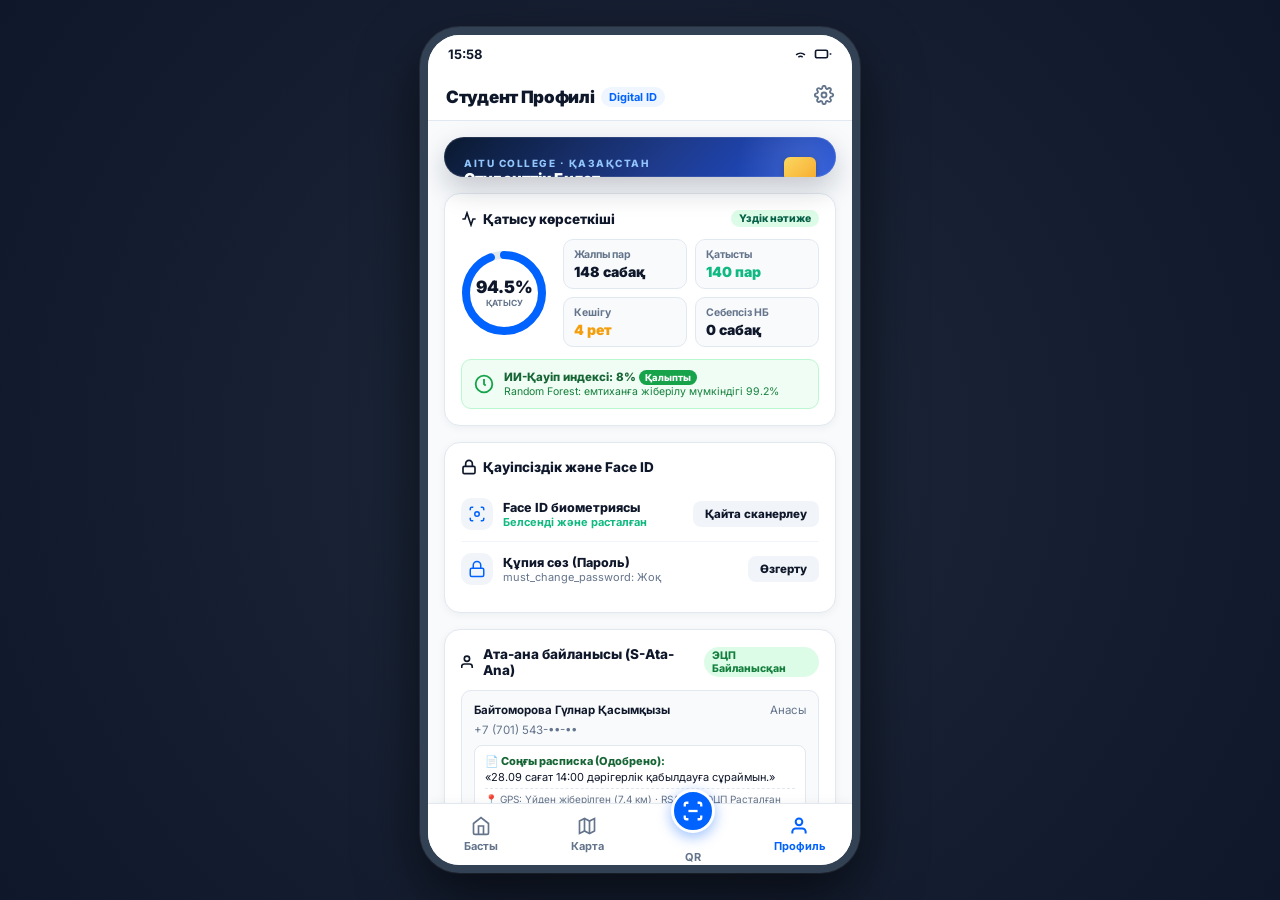
<file: profile.html>
<!DOCTYPE html>
<html lang="kk">
<head>
  <meta charset="UTF-8">
  <meta name="viewport" content="width=device-width, initial-scale=1.0, maximum-scale=2.0, user-scalable=no, viewport-fit=cover">
  <title>SmartAttend — Мобильді Студент Профилі (Digital ID)</title>
  <link rel="preconnect" href="https://fonts.googleapis.com">
  <link rel="preconnect" href="https://fonts.gstatic.com" crossorigin>
  <link href="https://fonts.googleapis.com/css2?family=Inter:wght@400;500;600;700;800;900&display=swap" rel="stylesheet">
  <style>
    :root {
      --bg: #F8FAFC;
      --surface: #FFFFFF;
      --primary: #0062FF;
      --primary-hover: #0050D4;
      --primary-light: #EFF6FF;
      --text: #0F172A;
      --text-muted: #64748B;
      --border: #E2E8F0;
      --border-dark: #CBD5E1;
      --success: #10B981;
      --success-light: #DCFCE7;
      --warning: #F59E0B;
      --warning-light: #FEF3C7;
      --danger: #EF4444;
      --radius: 16px;
      --radius-sm: 10px;
      --shadow-sm: 0 2px 8px rgba(15, 23, 42, 0.05);
      --shadow-md: 0 6px 18px rgba(15, 23, 42, 0.08);
      --font: 'Inter', -apple-system, BlinkMacSystemFont, sans-serif;
    }

    * { box-sizing: border-box; margin: 0; padding: 0; -webkit-tap-highlight-color: transparent; }
    
    html, body {
      width: 100%;
      height: 100%;
      overflow: hidden;
      font-family: var(--font);
      background-color: #0F172A;
      color: var(--text);
    }

    /* ── MOBILE DEVICE SHELL ── */
    .mobile-app-shell {
      width: 100%;
      max-width: 440px;
      height: 100%;
      margin: 0 auto;
      background: var(--bg);
      display: flex;
      flex-direction: column;
      position: relative;
      overflow: hidden;
      box-shadow: 0 0 50px rgba(0, 0, 0, 0.5);
    }

    @media (min-width: 441px) {
      body {
        display: flex;
        align-items: center;
        justify-content: center;
        background: radial-gradient(circle at center, #1E293B 0%, #0F172A 100%);
      }
      .mobile-app-shell {
        height: 94vh;
        max-height: 900px;
        border-radius: 40px;
        border: 8px solid #334155;
        box-shadow: 0 25px 60px rgba(0, 0, 0, 0.6), 0 0 0 1px rgba(255, 255, 255, 0.1);
      }
    }

    /* ── STATUS BAR ── */
    .status-bar {
      height: 38px;
      padding: 0 20px;
      display: flex;
      align-items: center;
      justify-content: space-between;
      font-size: 13px;
      font-weight: 700;
      color: var(--text);
      background: var(--surface);
      z-index: 60;
      flex-shrink: 0;
    }
    .status-icons {
      display: flex;
      align-items: center;
      gap: 6px;
    }

    /* ── TOP HEADER ── */
    .mobile-header {
      background: var(--surface);
      border-bottom: 1px solid var(--border);
      padding: 12px 18px;
      display: flex;
      align-items: center;
      justify-content: space-between;
      z-index: 50;
      flex-shrink: 0;
    }
    .header-title {
      font-size: 17px;
      font-weight: 900;
      color: var(--text);
      letter-spacing: -0.3px;
    }
    .header-badge {
      font-size: 11px;
      font-weight: 700;
      background: var(--primary-light);
      color: var(--primary);
      padding: 3px 8px;
      border-radius: 20px;
      margin-left: 6px;
    }

    /* ── SCROLLABLE MOBILE BODY ── */
    .mobile-body {
      flex: 1;
      overflow-y: auto;
      padding: 16px;
      display: flex;
      flex-direction: column;
      gap: 16px;
    }

    /* ── DIGITAL STUDENT ID CARD (APPLE WALLET STYLE) ── */
    .wallet-card {
      background: linear-gradient(135deg, #0A192F 0%, #1E3A8A 55%, #1D4ED8 100%);
      color: #FFFFFF;
      border-radius: 22px;
      padding: 20px;
      position: relative;
      box-shadow: 0 12px 28px rgba(15, 23, 42, 0.22), 0 0 0 1px rgba(255, 255, 255, 0.1) inset;
      overflow: hidden;
    }
    .wallet-card::before {
      content: "";
      position: absolute;
      top: -40px;
      right: -40px;
      width: 140px;
      height: 140px;
      border-radius: 50%;
      background: radial-gradient(circle, rgba(255, 255, 255, 0.15) 0%, transparent 70%);
      pointer-events: none;
    }
    .card-top {
      display: flex;
      align-items: flex-start;
      justify-content: space-between;
      margin-bottom: 16px;
    }
    .college-tag {
      font-size: 10px;
      font-weight: 800;
      letter-spacing: 1.5px;
      text-transform: uppercase;
      color: #93C5FD;
    }
    .card-heading {
      font-size: 15px;
      font-weight: 900;
      color: #fff;
    }
    .card-chip {
      width: 32px;
      height: 24px;
      border-radius: 6px;
      background: linear-gradient(135deg, #FCD34D 0%, #F59E0B 100%);
      box-shadow: 0 2px 6px rgba(0,0,0,0.3);
    }

    .student-row {
      display: flex;
      align-items: center;
      gap: 14px;
      margin-bottom: 16px;
    }
    .avatar-box {
      width: 58px;
      height: 58px;
      border-radius: 16px;
      background: #FFFFFF;
      padding: 2px;
      position: relative;
      flex-shrink: 0;
    }
    .avatar-inner {
      width: 100%;
      height: 100%;
      border-radius: 14px;
      background: #DBEAFE;
      display: flex;
      align-items: center;
      justify-content: center;
      color: var(--primary);
    }
    .verified-badge {
      position: absolute;
      bottom: -4px;
      right: -4px;
      width: 20px;
      height: 20px;
      border-radius: 50%;
      background: #10B981;
      border: 2px solid #0A192F;
      display: flex;
      align-items: center;
      justify-content: center;
      color: #fff;
    }
    .student-names {
      flex: 1;
    }
    .student-name {
      font-size: 15px;
      font-weight: 900;
      color: #FFFFFF;
      line-height: 1.2;
    }
    .student-subname {
      font-size: 12px;
      color: #BFDBFE;
      font-weight: 600;
      margin-top: 2px;
    }
    .group-pill {
      display: inline-block;
      margin-top: 4px;
      background: rgba(255, 255, 255, 0.18);
      padding: 2px 8px;
      border-radius: 6px;
      font-size: 11px;
      font-weight: 800;
      color: #E0E7FF;
    }

    /* Meta Info Grid */
    .card-meta-row {
      display: grid;
      grid-template-columns: 1fr 1fr;
      gap: 8px;
      background: rgba(255, 255, 255, 0.08);
      border-radius: var(--radius-sm);
      padding: 10px 12px;
      backdrop-filter: blur(8px);
      margin-bottom: 14px;
    }
    .meta-label {
      font-size: 9.5px;
      font-weight: 700;
      color: #94A3B8;
      text-transform: uppercase;
      letter-spacing: 0.5px;
    }
    .meta-val {
      font-size: 12.5px;
      font-weight: 800;
      color: #fff;
      margin-top: 1px;
      display: flex;
      align-items: center;
      gap: 5px;
    }
    .copy-btn {
      background: rgba(255, 255, 255, 0.2);
      border: none;
      color: #fff;
      padding: 2px 4px;
      border-radius: 4px;
      cursor: pointer;
      font-size: 10px;
    }

    /* Dynamic Turnstile QR Mini-Card */
    .turnstile-qr-box {
      background: #FFFFFF;
      border-radius: var(--radius-sm);
      padding: 12px;
      text-align: center;
      color: var(--text);
      cursor: pointer;
      box-shadow: 0 4px 12px rgba(0,0,0,0.1);
    }
    .qr-title {
      font-size: 11.5px;
      font-weight: 800;
      display: flex;
      align-items: center;
      justify-content: center;
      gap: 5px;
    }
    .qr-svg-holder {
      margin: 8px auto 6px;
      width: 110px;
      height: 110px;
      background: #fff;
      display: flex;
      align-items: center;
      justify-content: center;
    }
    .qr-sub {
      font-size: 10.5px;
      color: var(--text-muted);
      font-weight: 600;
    }
    .qr-timer {
      color: var(--primary);
      font-weight: 800;
    }

    /* ── MOBILE SECTION CARDS ── */
    .mobile-card {
      background: var(--surface);
      border-radius: var(--radius);
      border: 1px solid var(--border);
      padding: 16px;
      box-shadow: var(--shadow-sm);
    }
    .card-title-row {
      display: flex;
      align-items: center;
      justify-content: space-between;
      margin-bottom: 12px;
    }
    .card-heading-text {
      font-size: 13.5px;
      font-weight: 800;
      color: var(--text);
      display: flex;
      align-items: center;
      gap: 6px;
    }
    .card-sub-badge {
      font-size: 10.5px;
      font-weight: 800;
      padding: 2px 8px;
      border-radius: 20px;
    }

    /* ── ATTENDANCE RING & METRICS ── */
    .kpi-row {
      display: flex;
      align-items: center;
      gap: 16px;
    }
    .gauge-box {
      position: relative;
      width: 86px;
      height: 86px;
      flex-shrink: 0;
    }
    .gauge-svg {
      transform: rotate(-90deg);
      width: 86px;
      height: 86px;
    }
    .gauge-bg {
      fill: none;
      stroke: #E2E8F0;
      stroke-width: 8;
    }
    .gauge-fill {
      fill: none;
      stroke: var(--primary);
      stroke-width: 8;
      stroke-linecap: round;
      stroke-dasharray: 238;
      stroke-dashoffset: 13; /* ~94.5% */
    }
    .gauge-center {
      position: absolute;
      inset: 0;
      display: flex;
      flex-direction: column;
      align-items: center;
      justify-content: center;
      text-align: center;
    }
    .gauge-pct {
      font-size: 17px;
      font-weight: 900;
      color: var(--text);
      line-height: 1;
    }
    .gauge-txt {
      font-size: 8.5px;
      font-weight: 700;
      color: var(--text-muted);
      text-transform: uppercase;
      margin-top: 2px;
    }

    .kpi-grid {
      flex: 1;
      display: grid;
      grid-template-columns: 1fr 1fr;
      gap: 8px;
    }
    .kpi-cell {
      background: #F8FAFC;
      border: 1px solid var(--border);
      border-radius: 10px;
      padding: 8px 10px;
    }
    .kpi-cell-label {
      font-size: 10.5px;
      color: var(--text-muted);
      font-weight: 700;
    }
    .kpi-cell-val {
      font-size: 14px;
      font-weight: 900;
      color: var(--text);
      margin-top: 2px;
    }

    /* AI Risk Banner */
    .ai-banner {
      margin-top: 12px;
      background: #F0FDF4;
      border: 1px solid #BBF7D0;
      border-radius: var(--radius-sm);
      padding: 10px 12px;
      display: flex;
      align-items: center;
      gap: 10px;
      font-size: 11.5px;
    }
    .ai-badge {
      background: #16A34A;
      color: #fff;
      font-size: 9.5px;
      font-weight: 800;
      padding: 2px 6px;
      border-radius: 10px;
    }

    /* ── ACTION LIST (FACE ID, PASSWORD, ETC) ── */
    .action-row {
      display: flex;
      align-items: center;
      justify-content: space-between;
      padding: 11px 0;
      border-bottom: 1px solid #F1F5F9;
    }
    .action-row:last-child { border-bottom: none; }
    .action-info {
      display: flex;
      align-items: center;
      gap: 10px;
    }
    .action-icon {
      width: 32px;
      height: 32px;
      border-radius: 10px;
      background: #F1F5F9;
      display: flex;
      align-items: center;
      justify-content: center;
      color: var(--primary);
    }
    .action-title {
      font-size: 12.5px;
      font-weight: 800;
      color: var(--text);
    }
    .action-subtitle {
      font-size: 11px;
      color: var(--text-muted);
    }
    .btn-sm {
      padding: 6px 12px;
      border-radius: 8px;
      font-size: 11.5px;
      font-weight: 800;
      cursor: pointer;
      border: none;
      font-family: inherit;
    }
    .btn-sm-primary { background: var(--primary); color: #fff; }
    .btn-sm-secondary { background: #F1F5F9; color: var(--text); }

    /* ── PARENT CARD ── */
    .parent-box {
      background: #F8FAFC;
      border-radius: var(--radius-sm);
      border: 1px solid var(--border);
      padding: 12px;
      font-size: 11.5px;
    }
    .parent-top-row {
      display: flex;
      align-items: center;
      justify-content: space-between;
      margin-bottom: 6px;
    }
    .parent-note {
      background: #fff;
      border: 1px solid var(--border);
      border-radius: 8px;
      padding: 8px 10px;
      margin-top: 8px;
      font-size: 11px;
    }

    /* ── RECENT TIMELINE ── */
    .timeline-item {
      display: flex;
      align-items: center;
      justify-content: space-between;
      padding: 8px 0;
      border-bottom: 1px solid #F1F5F9;
      font-size: 11.5px;
    }
    .timeline-item:last-child { border-bottom: none; }
    .timeline-sub {
      color: var(--text-muted);
      font-size: 10.5px;
    }
    .tag-status {
      font-size: 10px;
      font-weight: 800;
      padding: 2px 6px;
      border-radius: 6px;
    }

    /* ── MOBILE BOTTOM NAVIGATION BAR ── */
    .mobile-bottom-nav {
      height: 62px;
      background: var(--surface);
      border-top: 1px solid var(--border);
      display: flex;
      align-items: center;
      justify-content: space-around;
      z-index: 50;
      flex-shrink: 0;
      box-shadow: 0 -2px 10px rgba(0, 0, 0, 0.04);
      padding-bottom: env(safe-area-inset-bottom, 0);
    }
    .nav-item {
      display: flex;
      flex-direction: column;
      align-items: center;
      gap: 3px;
      text-decoration: none;
      color: var(--text-muted);
      font-size: 11px;
      font-weight: 700;
      cursor: pointer;
      transition: all 0.2s;
      flex: 1;
      padding: 6px 0;
    }
    .nav-item.active {
      color: var(--primary);
    }
    .nav-item-scan-pill {
      width: 44px;
      height: 44px;
      border-radius: 50%;
      background: var(--primary);
      color: #fff;
      display: flex;
      align-items: center;
      justify-content: center;
      box-shadow: 0 4px 14px rgba(0, 98, 255, 0.4);
      margin-top: -16px;
      border: 3px solid #fff;
    }

    /* ── MODALS (FACE SCANNER & QR) ── */
    .modal-backdrop {
      position: absolute;
      inset: 0;
      background: rgba(15, 23, 42, 0.7);
      backdrop-filter: blur(4px);
      z-index: 80;
      display: flex;
      align-items: flex-end;
      opacity: 0;
      pointer-events: none;
      transition: opacity 0.25s ease;
    }
    .modal-backdrop.open {
      opacity: 1;
      pointer-events: auto;
    }
    .modal-sheet {
      background: #FFFFFF;
      border-radius: 24px 24px 0 0;
      width: 100%;
      padding: 20px;
      transform: translateY(100%);
      transition: transform 0.3s cubic-bezier(0.16, 1, 0.3, 1);
    }
    .modal-backdrop.open .modal-sheet {
      transform: translateY(0);
    }
    .face-box {
      width: 180px;
      height: 180px;
      border-radius: 24px;
      background: #0F172A;
      margin: 14px auto;
      position: relative;
      overflow: hidden;
      display: flex;
      align-items: center;
      justify-content: center;
    }
    .face-ring {
      width: 130px;
      height: 130px;
      border-radius: 50%;
      border: 2px dashed rgba(255,255,255,0.4);
      position: relative;
    }
    .face-laser {
      position: absolute;
      left: 0;
      right: 0;
      height: 2px;
      background: #0062FF;
      box-shadow: 0 0 10px #0062FF;
      top: 20%;
      animation: laserMove 2s infinite ease-in-out;
    }
    @keyframes laserMove {
      0%, 100% { top: 20%; opacity: 0.3; }
      50% { top: 80%; opacity: 1; }
    }

    /* TOAST */
    .mobile-toast {
      position: absolute;
      top: 50px;
      left: 50%;
      transform: translateX(-50%) translateY(-30px);
      background: #0F172A;
      color: #fff;
      font-size: 12px;
      font-weight: 700;
      padding: 8px 16px;
      border-radius: 20px;
      box-shadow: var(--shadow-md);
      z-index: 100;
      opacity: 0;
      pointer-events: none;
      transition: all 0.3s cubic-bezier(0.16, 1, 0.3, 1);
      white-space: nowrap;
    }
    .mobile-toast.show {
      transform: translateX(-50%) translateY(0);
      opacity: 1;
    }
  </style>
</head>
<body>

  <div class="mobile-app-shell">

    <!-- 1. MOBILE PHONE STATUS BAR -->
    <div class="status-bar">
      <span>15:58</span>
      <div class="status-icons">
        <svg width="15" height="15" viewBox="0 0 24 24" fill="none" stroke="currentColor" stroke-width="2.5">
          <path d="M5 12.55a11 11 0 0 1 14.08 0"/>
          <path d="M8.53 16.11a6 6 0 0 1 6.95 0"/>
          <line x1="12" y1="20" x2="12.01" y2="20"/>
        </svg>
        <svg width="18" height="18" viewBox="0 0 24 24" fill="none" stroke="currentColor" stroke-width="2.2">
          <rect x="2" y="7" width="16" height="10" rx="2" ry="2"/>
          <line x1="22" y1="11" x2="22" y2="13"/>
        </svg>
      </div>
    </div>

    <!-- 2. MOBILE HEADER -->
    <header class="mobile-header">
      <div style="display: flex; align-items: center;">
        <span class="header-title">Студент Профилі</span>
        <span class="header-badge">Digital ID</span>
      </div>
      <button onclick="showToast('Баптаулар ашылды')" style="background:none;border:none;color:var(--text-muted);cursor:pointer;">
        <svg width="20" height="20" viewBox="0 0 24 24" fill="none" stroke="currentColor" stroke-width="2.2">
          <circle cx="12" cy="12" r="3"/>
          <path d="M19.4 15a1.65 1.65 0 0 0 .33 1.82l.06.06a2 2 0 0 1 0 2.83 2 2 0 0 1-2.83 0l-.06-.06a1.65 1.65 0 0 0-1.82-.33 1.65 1.65 0 0 0-1 1.51V21a2 2 0 0 1-2 2 2 2 0 0 1-2-2v-.09A1.65 1.65 0 0 0 9 19.4a1.65 1.65 0 0 0-1.82.33l-.06.06a2 2 0 0 1-2.83 0 2 2 0 0 1 0-2.83l.06-.06a1.65 1.65 0 0 0 .33-1.82 1.65 1.65 0 0 0-1.51-1H3a2 2 0 0 1-2-2 2 2 0 0 1 2-2h.09A1.65 1.65 0 0 0 4.6 9a1.65 1.65 0 0 0-.33-1.82l-.06-.06a2 2 0 0 1 0-2.83 2 2 0 0 1 2.83 0l.06.06a1.65 1.65 0 0 0 1.82.33H9a1.65 1.65 0 0 0 1-1.51V3a2 2 0 0 1 2-2 2 2 0 0 1 2 2v.09a1.65 1.65 0 0 0 1 1.51 1.65 1.65 0 0 0 1.82-.33l.06-.06a2 2 0 0 1 2.83 0 2 2 0 0 1 0 2.83l-.06.06a1.65 1.65 0 0 0-.33 1.82V9a1.65 1.65 0 0 0 1.51 1H21a2 2 0 0 1 2 2 2 2 0 0 1-2 2h-.09a1.65 1.65 0 0 0-1.51 1z"/>
        </svg>
      </button>
    </header>

    <!-- 3. SCROLLABLE MOBILE CONTENT -->
    <main class="mobile-body">

      <!-- DIGITAL STUDENT BADGE (WALLET CARD) -->
      <div class="wallet-card">
        <div class="card-top">
          <div>
            <div class="college-tag">AITU COLLEGE · ҚАЗАҚСТАН</div>
            <div class="card-heading">Студенттік Билет</div>
          </div>
          <div class="card-chip"></div>
        </div>

        <div class="student-row">
          <div class="avatar-box">
            <div class="avatar-inner">
              <svg width="32" height="32" viewBox="0 0 24 24" fill="none" stroke="currentColor" stroke-width="2">
                <path d="M20 21v-2a4 4 0 0 0-4-4H8a4 4 0 0 0-4 4v2"/>
                <circle cx="12" cy="7" r="4"/>
              </svg>
            </div>
            <div class="verified-badge" title="Face ID Расталған">
              <svg width="11" height="11" viewBox="0 0 24 24" fill="none" stroke="currentColor" stroke-width="3">
                <polyline points="20 6 9 17 4 12"/>
              </svg>
            </div>
          </div>
          <div class="student-names">
            <div class="student-name">Байтомор Дінмұхаммед</div>
            <div class="student-subname">Бауыржанұлы</div>
            <div class="group-pill">Топ: БҚ2405 · 2-курс</div>
          </div>
        </div>

        <!-- Meta Grid -->
        <div class="card-meta-row">
          <div>
            <div class="meta-label">ID / Билет №</div>
            <div class="meta-val">
              <span id="student-id-txt">STU-2405-03</span>
              <button class="copy-btn" onclick="copyId()" title="Көшіру">
                <svg width="10" height="10" viewBox="0 0 24 24" fill="none" stroke="currentColor" stroke-width="2.5">
                  <rect x="9" y="9" width="13" height="13" rx="2" ry="2"/>
                  <path d="M5 15H4a2 2 0 0 1-2-2V4a2 2 0 0 1 2-2h9a2 2 0 0 1 2 2v1"/>
                </svg>
              </button>
            </div>
          </div>
          <div>
            <div class="meta-label">Мамандық</div>
            <div class="meta-val" style="font-size: 11px;">Ақпараттық қауіпсіздік</div>
          </div>
          <div>
            <div class="meta-label">ИИН</div>
            <div class="meta-val">050412••••••</div>
          </div>
          <div>
            <div class="meta-label">Мерзімі</div>
            <div class="meta-val">30.06.2026</div>
          </div>
        </div>

        <!-- Turnstile QR Box -->
        <div class="turnstile-qr-box" onclick="openQrModal()">
          <div class="qr-title">
            <svg width="14" height="14" viewBox="0 0 24 24" fill="none" stroke="currentColor" stroke-width="2.2">
              <rect x="3" y="3" width="7" height="7"/>
              <rect x="14" y="3" width="7" height="7"/>
              <rect x="14" y="14" width="7" height="7"/>
              <rect x="3" y="14" width="7" height="7"/>
            </svg>
            Турникет және Кітапхана QR (Басыңыз)
          </div>
          <div class="qr-svg-holder">
            <svg width="96" height="96" viewBox="0 0 140 140">
              <rect x="10" y="10" width="36" height="36" rx="6" fill="#0F172A"/>
              <rect x="16" y="16" width="24" height="24" rx="3" fill="#FFFFFF"/>
              <rect x="22" y="22" width="12" height="12" rx="2" fill="#0062FF"/>
              <rect x="94" y="10" width="36" height="36" rx="6" fill="#0F172A"/>
              <rect x="100" y="16" width="24" height="24" rx="3" fill="#FFFFFF"/>
              <rect x="106" y="22" width="12" height="12" rx="2" fill="#0062FF"/>
              <rect x="10" y="94" width="36" height="36" rx="6" fill="#0F172A"/>
              <rect x="16" y="100" width="24" height="24" rx="3" fill="#FFFFFF"/>
              <rect x="22" y="106" width="12" height="12" rx="2" fill="#0062FF"/>
              <rect x="56" y="14" width="8" height="8" rx="2" fill="#0F172A"/>
              <rect x="72" y="14" width="8" height="8" rx="2" fill="#0062FF"/>
              <rect x="50" y="50" width="10" height="10" rx="2" fill="#0F172A"/>
              <rect x="68" y="50" width="10" height="10" rx="2" fill="#0062FF"/>
              <rect x="86" y="50" width="10" height="10" rx="2" fill="#0F172A"/>
              <rect x="56" y="94" width="8" height="8" rx="2" fill="#0062FF"/>
              <rect x="72" y="94" width="8" height="8" rx="2" fill="#0F172A"/>
            </svg>
          </div>
          <div class="qr-sub">
            Жаңартылуы: <span class="qr-timer" id="qr-sec">09 сек</span>
          </div>
        </div>
      </div>

      <!-- ATTENDANCE KPI -->
      <div class="mobile-card">
        <div class="card-title-row">
          <div class="card-heading-text">
            <svg width="16" height="16" viewBox="0 0 24 24" fill="none" stroke="currentColor" stroke-width="2.5">
              <path d="M22 12h-4l-3 9L9 3l-3 9H2"/>
            </svg>
            Қатысу көрсеткіші
          </div>
          <span class="card-sub-badge" style="background:var(--success-light);color:#065F46;">Үздік нәтиже</span>
        </div>

        <div class="kpi-row">
          <div class="gauge-box">
            <svg class="gauge-svg" viewBox="0 0 86 86">
              <circle class="gauge-bg" cx="43" cy="43" r="38"/>
              <circle class="gauge-fill" cx="43" cy="43" r="38"/>
            </svg>
            <div class="gauge-center">
              <div class="gauge-pct">94.5%</div>
              <div class="gauge-txt">Қатысу</div>
            </div>
          </div>

          <div class="kpi-grid">
            <div class="kpi-cell">
              <div class="kpi-cell-label">Жалпы пар</div>
              <div class="kpi-cell-val">148 сабақ</div>
            </div>
            <div class="kpi-cell">
              <div class="kpi-cell-label">Қатысты</div>
              <div class="kpi-cell-val" style="color:var(--success);">140 пар</div>
            </div>
            <div class="kpi-cell">
              <div class="kpi-cell-label">Кешігу</div>
              <div class="kpi-cell-val" style="color:var(--warning);">4 рет</div>
            </div>
            <div class="kpi-cell">
              <div class="kpi-cell-label">Себепсіз НБ</div>
              <div class="kpi-cell-val">0 сабақ</div>
            </div>
          </div>
        </div>

        <!-- AI Dropout Risk Banner -->
        <div class="ai-banner">
          <svg width="20" height="20" viewBox="0 0 24 24" fill="none" stroke="#16A34A" stroke-width="2.2">
            <circle cx="12" cy="12" r="10"/>
            <polyline points="12 6 12 12 14 14"/>
          </svg>
          <div>
            <div style="font-weight: 800; color: #166534;">
              ИИ-Қауіп индексі: 8% <span class="ai-badge">Қалыпты</span>
            </div>
            <div style="color: #15803D; font-size: 10.5px; margin-top: 1px;">
              Random Forest: емтиханға жіберілу мүмкіндігі 99.2%
            </div>
          </div>
        </div>
      </div>

      <!-- BIOMETRICS & SECURITY -->
      <div class="mobile-card">
        <div class="card-title-row">
          <div class="card-heading-text">
            <svg width="16" height="16" viewBox="0 0 24 24" fill="none" stroke="currentColor" stroke-width="2.5">
              <rect x="3" y="11" width="18" height="11" rx="2" ry="2"/>
              <path d="M7 11V7a5 5 0 0 1 10 0v4"/>
            </svg>
            Қауіпсіздік және Face ID
          </div>
        </div>

        <div class="action-row">
          <div class="action-info">
            <div class="action-icon">
              <svg width="18" height="18" viewBox="0 0 24 24" fill="none" stroke="currentColor" stroke-width="2">
                <circle cx="12" cy="12" r="3"/>
                <path d="M3 7V5a2 2 0 0 1 2-2h2"/>
                <path d="M17 3h2a2 2 0 0 1 2 2v2"/>
                <path d="M21 17v2a2 2 0 0 1-2 2h-2"/>
                <path d="M7 21H5a2 2 0 0 1-2-2v-2"/>
              </svg>
            </div>
            <div>
              <div class="action-title">Face ID биометриясы</div>
              <div class="action-subtitle" style="color:var(--success);font-weight:700;">Белсенді және расталған</div>
            </div>
          </div>
          <button class="btn-sm btn-sm-secondary" onclick="openFaceModal()">Қайта сканерлеу</button>
        </div>

        <div class="action-row">
          <div class="action-info">
            <div class="action-icon">
              <svg width="18" height="18" viewBox="0 0 24 24" fill="none" stroke="currentColor" stroke-width="2">
                <rect x="3" y="11" width="18" height="11" rx="2" ry="2"/>
                <path d="M7 11V7a5 5 0 0 1 10 0v4"/>
              </svg>
            </div>
            <div>
              <div class="action-title">Құпия сөз (Пароль)</div>
              <div class="action-subtitle">must_change_password: Жоқ</div>
            </div>
          </div>
          <button class="btn-sm btn-sm-secondary" onclick="showToast('Құпия сөзді өзгерту диалогы ашылды')">Өзгерту</button>
        </div>
      </div>

      <!-- PARENT LINK (S-Ata-Ana) -->
      <div class="mobile-card">
        <div class="card-title-row">
          <div class="card-heading-text">
            <svg width="16" height="16" viewBox="0 0 24 24" fill="none" stroke="currentColor" stroke-width="2.5">
              <path d="M17 21v-2a4 4 0 0 0-4-4H5a4 4 0 0 0-4 4v2"/>
              <circle cx="9" cy="7" r="4"/>
            </svg>
            Ата-ана байланысы (S-Ata-Ana)
          </div>
          <span class="card-sub-badge" style="background:#DCFCE7;color:#15803D;">ЭЦП Байланысқан</span>
        </div>

        <div class="parent-box">
          <div class="parent-top-row">
            <b>Байтоморова Гүлнар Қасымқызы</b>
            <span style="color:var(--text-muted);">Анасы</span>
          </div>
          <div style="color:var(--text-muted);">+7 (701) 543-••-••</div>

          <div class="parent-note">
            <div style="font-weight: 800; color: #166534; margin-bottom: 2px;">
              📄 Соңғы расписка (Одобрено):
            </div>
            «28.09 сағат 14:00 дәрігерлік қабылдауға сұраймын.»
            <div style="margin-top: 4px; font-size: 10px; color: var(--text-muted); border-top: 1px dashed var(--border); padding-top: 4px;">
              📍 GPS: Үйден жіберілген (7.4 км) · RSA-256 ЭЦП Расталған
            </div>
          </div>
        </div>
      </div>

      <!-- RECENT TIMELINE -->
      <div class="mobile-card">
        <div class="card-heading-text" style="margin-bottom: 8px;">
          <svg width="16" height="16" viewBox="0 0 24 24" fill="none" stroke="currentColor" stroke-width="2.5">
            <circle cx="12" cy="12" r="10"/>
            <polyline points="12 6 12 12 16 14"/>
          </svg>
          Соңғы кіру және қатысу
        </div>

        <div class="timeline-item">
          <div>
            <div style="font-weight: 800;">Турникет: Орталық кіреберіс</div>
            <div class="timeline-sub">Бүгін, 14:08 · QR-кодпен кірді</div>
          </div>
          <span class="tag-status" style="background:var(--primary-light);color:var(--primary);">Сәтті өтті</span>
        </div>

        <div class="timeline-item">
          <div>
            <div style="font-weight: 800;">C1.3.241 · Киберқауіпсіздік</div>
            <div class="timeline-sub">Бүгін, 14:30 · Препод: Абдрахманов</div>
          </div>
          <span class="tag-status" style="background:var(--success-light);color:#065F46;">Қатысты (Face ID)</span>
        </div>

        <div class="timeline-item">
          <div>
            <div style="font-weight: 800;">C1.2.118 · Web-қосымшалар</div>
            <div class="timeline-sub">Кеше, 10:44 · Задержка</div>
          </div>
          <span class="tag-status" style="background:var(--warning-light);color:#92400E;">Кешікті (+14 мин)</span>
        </div>
      </div>

    </main>

    <!-- 4. MOBILE BOTTOM NAVIGATION BAR -->
    <nav class="mobile-bottom-nav">
      <a href="index.html" class="nav-item">
        <svg width="20" height="20" viewBox="0 0 24 24" fill="none" stroke="currentColor" stroke-width="2">
          <path d="M3 9l9-7 9 7v11a2 2 0 0 1-2 2H5a2 2 0 0 1-2-2z"/>
          <polyline points="9 22 9 12 15 12 15 22"/>
        </svg>
        <span>Басты</span>
      </a>

      <a href="map_mobile.html" class="nav-item">
        <svg width="20" height="20" viewBox="0 0 24 24" fill="none" stroke="currentColor" stroke-width="2">
          <polygon points="3 6 9 3 15 6 21 3 21 18 15 21 9 18 3 21"/>
          <line x1="9" y1="3" x2="9" y2="18"/>
          <line x1="15" y1="6" x2="15" y2="21"/>
        </svg>
        <span>Карта</span>
      </a>

      <div class="nav-item">
        <div class="nav-item-scan-pill" onclick="showToast('QR Сканер камерасы іске қосылуда...')">
          <svg width="22" height="22" viewBox="0 0 24 24" fill="none" stroke="currentColor" stroke-width="2.5">
            <path d="M3 7V5a2 2 0 0 1 2-2h2"/>
            <path d="M17 3h2a2 2 0 0 1 2 2v2"/>
            <path d="M21 17v2a2 2 0 0 1-2 2h-2"/>
            <path d="M7 21H5a2 2 0 0 1-2-2v-2"/>
            <line x1="7" y1="12" x2="17" y2="12"/>
          </svg>
        </div>
        <span style="margin-top: 14px;">QR</span>
      </div>

      <a href="profile_mobile.html" class="nav-item active">
        <svg width="20" height="20" viewBox="0 0 24 24" fill="none" stroke="currentColor" stroke-width="2.4">
          <path d="M20 21v-2a4 4 0 0 0-4-4H8a4 4 0 0 0-4 4v2"/>
          <circle cx="12" cy="7" r="4"/>
        </svg>
        <span>Профиль</span>
      </a>
    </nav>

    <!-- TOAST -->
    <div class="mobile-toast" id="mobile-toast">
      <span id="toast-msg">ID Көшірілді</span>
    </div>

    <!-- MODAL: EXPANDED QR -->
    <div class="modal-backdrop" id="qrModal" onclick="closeQrModal()">
      <div class="modal-sheet" onclick="event.stopPropagation()">
        <div style="text-align:center;">
          <h3 style="font-size:16px;font-weight:900;">Турникет QR-коды</h3>
          <p style="font-size:11.5px;color:var(--text-muted);margin-top:2px;">Сканнерге жақындатыңыз (STU-2405-03)</p>
          
          <div style="background:#fff;padding:14px;border-radius:18px;display:inline-block;border:2px solid var(--border);margin:16px auto;">
            <svg width="180" height="180" viewBox="0 0 140 140">
              <rect x="10" y="10" width="36" height="36" rx="6" fill="#0F172A"/>
              <rect x="16" y="16" width="24" height="24" rx="3" fill="#FFFFFF"/>
              <rect x="22" y="22" width="12" height="12" rx="2" fill="#0062FF"/>
              <rect x="94" y="10" width="36" height="36" rx="6" fill="#0F172A"/>
              <rect x="100" y="16" width="24" height="24" rx="3" fill="#FFFFFF"/>
              <rect x="106" y="22" width="12" height="12" rx="2" fill="#0062FF"/>
              <rect x="10" y="94" width="36" height="36" rx="6" fill="#0F172A"/>
              <rect x="16" y="100" width="24" height="24" rx="3" fill="#FFFFFF"/>
              <rect x="22" y="106" width="12" height="12" rx="2" fill="#0062FF"/>
              <rect x="56" y="14" width="8" height="8" rx="2" fill="#0F172A"/>
              <rect x="72" y="14" width="8" height="8" rx="2" fill="#0062FF"/>
              <rect x="50" y="50" width="10" height="10" rx="2" fill="#0F172A"/>
              <rect x="68" y="50" width="10" height="10" rx="2" fill="#0062FF"/>
              <rect x="86" y="50" width="10" height="10" rx="2" fill="#0F172A"/>
              <rect x="56" y="94" width="8" height="8" rx="2" fill="#0062FF"/>
              <rect x="72" y="94" width="8" height="8" rx="2" fill="#0F172A"/>
            </svg>
          </div>

          <button class="btn-sm btn-sm-secondary" style="width:100%;height:40px;" onclick="closeQrModal()">Жабу</button>
        </div>
      </div>
    </div>

    <!-- MODAL: FACE SCANNER -->
    <div class="modal-backdrop" id="faceModal" onclick="closeFaceModal()">
      <div class="modal-sheet" onclick="event.stopPropagation()">
        <div style="text-align:center;">
          <h3 style="font-size:16px;font-weight:900;">Face ID Қайта Сканерлеу</h3>
          <p style="font-size:11.5px;color:var(--text-muted);margin-top:2px;">Камераға тура қараңыз</p>

          <div class="face-box">
            <div class="face-ring">
              <div class="face-laser"></div>
            </div>
          </div>

          <div id="face-status" style="font-size:12px;font-weight:800;color:var(--primary);margin-bottom:14px;">
            128-векторлық бет топологиясы оқылуда...
          </div>

          <div style="display:flex;gap:10px;">
            <button class="btn-sm btn-sm-secondary" style="flex:1;height:40px;" onclick="closeFaceModal()">Болдырмау</button>
            <button class="btn-sm btn-sm-primary" style="flex:1;height:40px;" onclick="simulateFaceScan()">Сканерлеу</button>
          </div>
        </div>
      </div>
    </div>

  </div>

  <script>
    'use strict';

    // ── TOAST ──
    let toastTimer;
    function showToast(msg) {
      const t = document.getElementById('mobile-toast');
      document.getElementById('toast-msg').textContent = msg;
      t.classList.add('show');
      clearTimeout(toastTimer);
      toastTimer = setTimeout(() => t.classList.remove('show'), 2500);
    }

    // ── COPY ID ──
    function copyId() {
      const id = document.getElementById('student-id-txt').innerText;
      navigator.clipboard.writeText(id).then(() => {
        showToast('ID көшірілді: ' + id);
      }).catch(() => {
        showToast('Көшірілді: ' + id);
      });
    }

    // ── QR TIMER ──
    let sec = 10;
    setInterval(() => {
      sec--;
      if (sec <= 0) sec = 10;
      document.getElementById('qr-sec').textContent = (sec < 10 ? '0' : '') + sec + ' сек';
    }, 1000);

    // ── MODALS ──
    function openQrModal() { document.getElementById('qrModal').classList.add('open'); }
    function closeQrModal() { document.getElementById('qrModal').classList.remove('open'); }
    function openFaceModal() { document.getElementById('faceModal').classList.add('open'); }
    function closeFaceModal() { document.getElementById('faceModal').classList.remove('open'); }

    function simulateFaceScan() {
      const st = document.getElementById('face-status');
      st.textContent = 'Биометриялық сәйкестендіру...';
      setTimeout(() => {
        st.textContent = 'Face ID сәтті жаңартылды! ✅';
        setTimeout(() => {
          closeFaceModal();
          showToast('Face ID жаңартылды');
        }, 600);
      }, 1200);
    }
  </script>
</body>
</html>
</file>
<file: page_loader.css>
/* SmartAttend — Global Page Transition Loader & Transparent Stickers System */

:root {
  --sa-loader-z: 99999;
  --sa-blur: 6px;
  --sa-overlay-bg: rgba(11, 19, 43, 0.72);
  --sa-card-bg: rgba(15, 23, 42, 0.65);
  --sa-card-border: rgba(255, 255, 255, 0.16);
  --sa-accent-blue: #0062FF;
  --sa-accent-cyan: #38BDF8;
  --sa-accent-green: #10B981;
}

/* ── 1. GLOBAL SEMI-TRANSPARENT FROSTED OVERLAY ── */
#sa-page-loader-overlay {
  position: fixed;
  inset: 0;
  width: 100vw;
  height: 100vh;
  z-index: var(--sa-loader-z);
  background: var(--sa-overlay-bg);
  backdrop-filter: blur(var(--sa-blur));
  -webkit-backdrop-filter: blur(var(--sa-blur));
  display: flex;
  align-items: center;
  justify-content: center;
  opacity: 0;
  visibility: hidden;
  pointer-events: none;
  transition: opacity 100ms ease-out, visibility 100ms ease-out;
}

#sa-page-loader-overlay.sa-active {
  opacity: 1;
  visibility: visible;
  pointer-events: all;
}

#sa-page-loader-overlay.sa-hiding {
  opacity: 0;
  visibility: hidden;
  transition: opacity 150ms ease-in, visibility 150ms ease-in;
  pointer-events: none;
}

/* ── 2. SEAMLESS FLOATING LOADER (NO INNER BOX BACKGROUND) ── */
.sa-loader-sticker {
  display: flex;
  flex-direction: column;
  align-items: center;
  justify-content: center;
  padding: 16px;
  background: transparent !important;
  backdrop-filter: none !important;
  -webkit-backdrop-filter: none !important;
  border: none !important;
  box-shadow: none !important;
  position: relative;
  overflow: visible;
  animation: saCardFloat 3s ease-in-out infinite;
}

/* Hide sticker glass shine overlay */
.sa-loader-sticker::before {
  display: none !important;
}

@keyframes saCardFloat {
  0%, 100% { transform: translateY(0); }
  50% { transform: translateY(-4px); }
}

/* ── 3. SMARTATTEND LOGO CONTAINER ── */
.sa-loader-logo-wrap {
  width: 74px;
  height: 74px;
  position: relative;
  display: flex;
  align-items: center;
  justify-content: center;
  margin-bottom: 18px;
}

.sa-loader-logo-glow {
  position: absolute;
  inset: -6px;
  border-radius: 20px;
  background: radial-gradient(circle, rgba(0, 98, 255, 0.4) 0%, rgba(16, 185, 129, 0.2) 60%, transparent 80%);
  filter: blur(8px);
  animation: saLogoPulse 2s ease-in-out infinite;
}

@keyframes saLogoPulse {
  0%, 100% { opacity: 0.55; transform: scale(0.96); }
  50% { opacity: 0.95; transform: scale(1.08); }
}

.sa-loader-logo-img {
  width: 76px;
  height: 76px;
  background: transparent !important;
  position: relative;
  z-index: 2;
  object-fit: contain;
  filter: drop-shadow(0 8px 24px rgba(0, 98, 255, 0.45));
}

/* SVG Vector Fallback / Enhanced Overlay */
.sa-loader-logo-svg {
  width: 68px;
  height: 68px;
  position: relative;
  z-index: 2;
  filter: drop-shadow(0 6px 14px rgba(0, 0, 0, 0.4));
}

/* ── 4. HANDWRITING STYLUS & TYPEWRITER TEXT ROW ── */
.sa-loader-text-row {
  display: flex;
  align-items: center;
  justify-content: center;
  gap: 6px;
  position: relative;
  min-height: 28px;
}

.sa-loader-typewriter {
  font-family: 'Inter', -apple-system, BlinkMacSystemFont, 'Segoe UI', Roboto, sans-serif;
  font-size: 15px;
  font-weight: 700;
  letter-spacing: 0.02em;
  color: #FFFFFF;
  text-shadow: 0 2px 8px rgba(0, 0, 0, 0.4);
  white-space: nowrap;
}

/* Animated Stylus / Pen */
.sa-loader-pen-holder {
  display: inline-flex;
  align-items: center;
  justify-content: center;
  position: relative;
  width: 22px;
  height: 22px;
  transform-origin: 4px 18px;
  animation: saPenWriting 0.65s cubic-bezier(0.45, 0.05, 0.55, 0.95) infinite;
}

@keyframes saPenWriting {
  0% {
    transform: translate(0, 0) rotate(-16deg);
  }
  25% {
    transform: translate(2px, -3px) rotate(-8deg);
  }
  50% {
    transform: translate(3px, 1px) rotate(-22deg);
  }
  75% {
    transform: translate(1px, -2px) rotate(-12deg);
  }
  100% {
    transform: translate(0, 0) rotate(-16deg);
  }
}

.sa-loader-pen-svg {
  width: 22px;
  height: 22px;
  filter: drop-shadow(0 2px 4px rgba(0, 98, 255, 0.5));
}

/* Ink Trail / Underline sparkle */
.sa-loader-ink-line {
  width: 100%;
  height: 2px;
  margin-top: 12px;
  background: linear-gradient(90deg, transparent, #0062FF, #10B981, transparent);
  border-radius: 2px;
  opacity: 0.7;
  animation: saInkFlow 1.6s ease-in-out infinite;
}

@keyframes saInkFlow {
  0% { transform: scaleX(0.3); opacity: 0.3; }
  50% { transform: scaleX(1); opacity: 0.85; }
  100% { transform: scaleX(0.3); opacity: 0.3; }
}

/* ── 5. TRANSPARENT STICKERS (GLASSMORPHIC CHIPS / PILLS) ── */
.sa-sticker {
  display: inline-flex;
  align-items: center;
  gap: 6px;
  padding: 6px 14px;
  border-radius: 9999px;
  font-family: 'Inter', sans-serif;
  font-size: 12px;
  font-weight: 700;
  backdrop-filter: blur(8px);
  -webkit-backdrop-filter: blur(8px);
  background: rgba(255, 255, 255, 0.12);
  border: 1px solid rgba(255, 255, 255, 0.22);
  box-shadow: 0 4px 14px rgba(0, 0, 0, 0.12);
  transition: all 0.2s cubic-bezier(0.16, 1, 0.3, 1);
  color: #FFFFFF;
}

.sa-sticker:hover {
  background: rgba(255, 255, 255, 0.18);
  border-color: rgba(255, 255, 255, 0.35);
  transform: translateY(-1px);
}

.sa-sticker-primary {
  background: rgba(0, 98, 255, 0.22);
  border-color: rgba(96, 165, 250, 0.45);
  color: #93C5FD;
}

.sa-sticker-success {
  background: rgba(16, 185, 129, 0.22);
  border-color: rgba(52, 211, 153, 0.45);
  color: #A7F3D0;
}

.sa-sticker-warning {
  background: rgba(245, 158, 11, 0.22);
  border-color: rgba(251, 191, 36, 0.45);
  color: #FDE68A;
}
</file>
